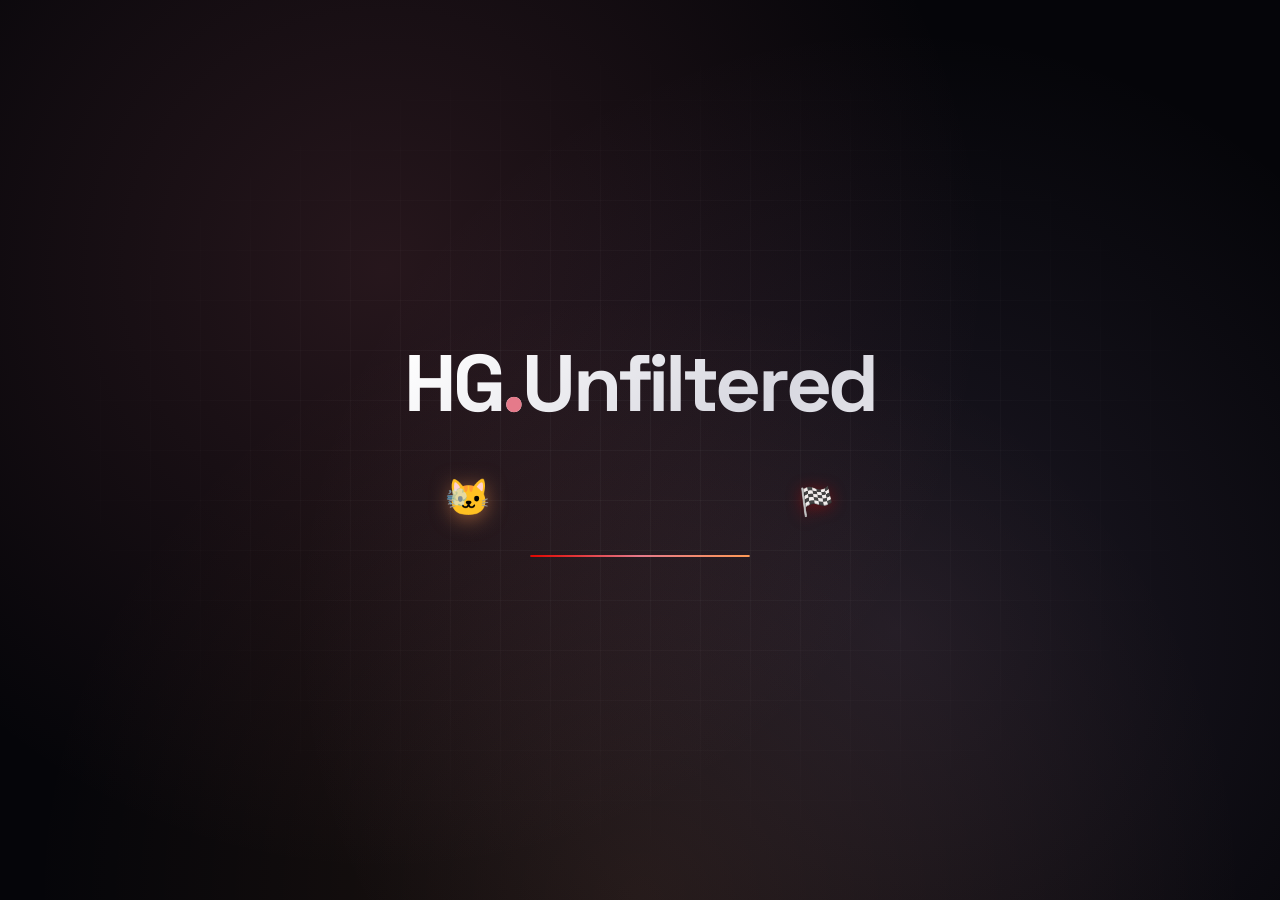
<file: index.html>
<!DOCTYPE html>
<html lang="en">
<head>
  <meta charset="UTF-8" />
  <meta name="viewport" content="width=device-width, initial-scale=1.0" />
  <title>HG.Unfiltered</title>
  <link rel="preconnect" href="https://fonts.googleapis.com" />
  <link rel="preconnect" href="https://fonts.gstatic.com" crossorigin />
  <link href="https://fonts.googleapis.com/css2?family=Inter:wght@400;500;600;700;800;900&family=JetBrains+Mono:wght@500;700&family=Space+Grotesk:wght@500;600;700&family=Caveat:wght@500;700&family=Fredoka:wght@400;500;600;700&display=swap" rel="stylesheet" />
  <link rel="stylesheet" href="index.css" />
</head>
<body class="intro-active">
  <div class="cursor-glow" id="cursorGlow"></div>

  <div class="intro" id="intro">
    <div class="intro-bg"></div>

    <div class="intro-content">
      <h1 class="intro-title">
        <span class="intro-title-line">HG<span class="intro-dot">.</span>Unfiltered</span>
      </h1>

      <!-- CAT RUNNING LOADER -->
      <div class="cat-loader" aria-hidden="true">
        <div class="cat-track">
          <span class="cat-runner">🐱</span>
          <span class="cat-dust">💨</span>
        </div>
        <div class="cat-finish">🏁</div>
      </div>

      <div class="intro-progress">
        <div class="intro-progress-bar" id="introProgress"></div>
      </div>
    </div>
  </div>

  <header class="top-bar">
    <div class="top-bar-inner">
      <a href="index.html" class="brand">
        <span class="brand-dot"></span>
        <span class="brand-name">HG<span class="brand-accent">.</span>Unfiltered</span>
      </a>

      <span class="top-bar-meta">Private space · 2026</span>
    </div>
  </header>

  <main class="portal">
    <a href="f1.html" class="slice slice-f1">
      <div class="slice-bg">
        <div class="slice-image" style="background-image: url('index/f1.jpeg');"></div>
        <div class="slice-tint"></div>
        <div class="slice-grid"></div>
      </div>
      <div class="slice-content">
        <div class="slice-icon">
          <svg viewBox="0 0 24 24" fill="none" stroke="currentColor" stroke-width="1.6" stroke-linecap="round" stroke-linejoin="round">
            <path d="M5 17h14l-1.5-6h-11z" />
            <path d="M3 17h18" />
            <circle cx="7" cy="19" r="1.5" />
            <circle cx="17" cy="19" r="1.5" />
            <path d="M9 11V7a1 1 0 0 1 1-1h4a1 1 0 0 1 1 1v4" />
          </svg>
        </div>
        <span class="slice-tag">01 · Motorsport</span>
        <h2 class="slice-title">F1</h2>
        <p class="slice-desc">Race calendar, standings, live countdowns.</p>
        <span class="slice-cta">
          Enter
          <svg viewBox="0 0 24 24" fill="none" stroke="currentColor" stroke-width="2" stroke-linecap="round" stroke-linejoin="round">
            <line x1="5" y1="12" x2="19" y2="12" />
            <polyline points="12 5 19 12 12 19" />
          </svg>
        </span>
      </div>
    </a>

    <a href="us.html" class="slice slice-us">
      <div class="slice-bg">
        <div class="slice-image" style="background-image: url('index/us.jpeg');"></div>
        <div class="slice-tint"></div>
        <div class="slice-grid"></div>
      </div>
      <div class="slice-content">
        <div class="slice-icon">
          <svg viewBox="0 0 24 24" fill="none" stroke="currentColor" stroke-width="1.6" stroke-linecap="round" stroke-linejoin="round">
            <path d="M20.8 4.6a5.5 5.5 0 0 0-7.8 0L12 5.7l-1-1.1a5.5 5.5 0 0 0-7.8 7.8l1 1.1L12 21l7.8-7.5 1-1.1a5.5 5.5 0 0 0 0-7.8z" />
          </svg>
        </div>
        <span class="slice-tag">02 · Us</span>
        <h2 class="slice-title">Us</h2>
        <p class="slice-desc">Photos, love letters, notes &amp; memories.</p>
        <span class="slice-cta">
          Enter
          <svg viewBox="0 0 24 24" fill="none" stroke="currentColor" stroke-width="2" stroke-linecap="round" stroke-linejoin="round">
            <line x1="5" y1="12" x2="19" y2="12" />
            <polyline points="12 5 19 12 12 19" />
          </svg>
        </span>
      </div>
    </a>

    <a href="burger.html" class="slice slice-burger">
      <div class="slice-bg">
        <div class="slice-image" style="background-image: url('index/burger.jpeg');"></div>
        <div class="slice-tint"></div>
        <div class="slice-grid"></div>
      </div>
      <div class="slice-content">
        <div class="slice-icon">
          <span class="slice-emoji">🐱</span>
        </div>
        <span class="slice-tag">03 · Cat</span>
        <h2 class="slice-title">Burger</h2>
        <p class="slice-desc">Our orange baby — photos, stats &amp; chaos.</p>
        <span class="slice-cta">
          Enter
          <svg viewBox="0 0 24 24" fill="none" stroke="currentColor" stroke-width="2" stroke-linecap="round" stroke-linejoin="round">
            <line x1="5" y1="12" x2="19" y2="12" />
            <polyline points="12 5 19 12 12 19" />
          </svg>
        </span>
      </div>
    </a>
  </main>

  <footer class="bottom-bar">
    <span>made with <span class="heart">❤</span> for us</span>
    <span class="dot">·</span>
    <span>2026 season</span>
  </footer>

  <script src="index.js"></script>
</body>
</html>
</file>
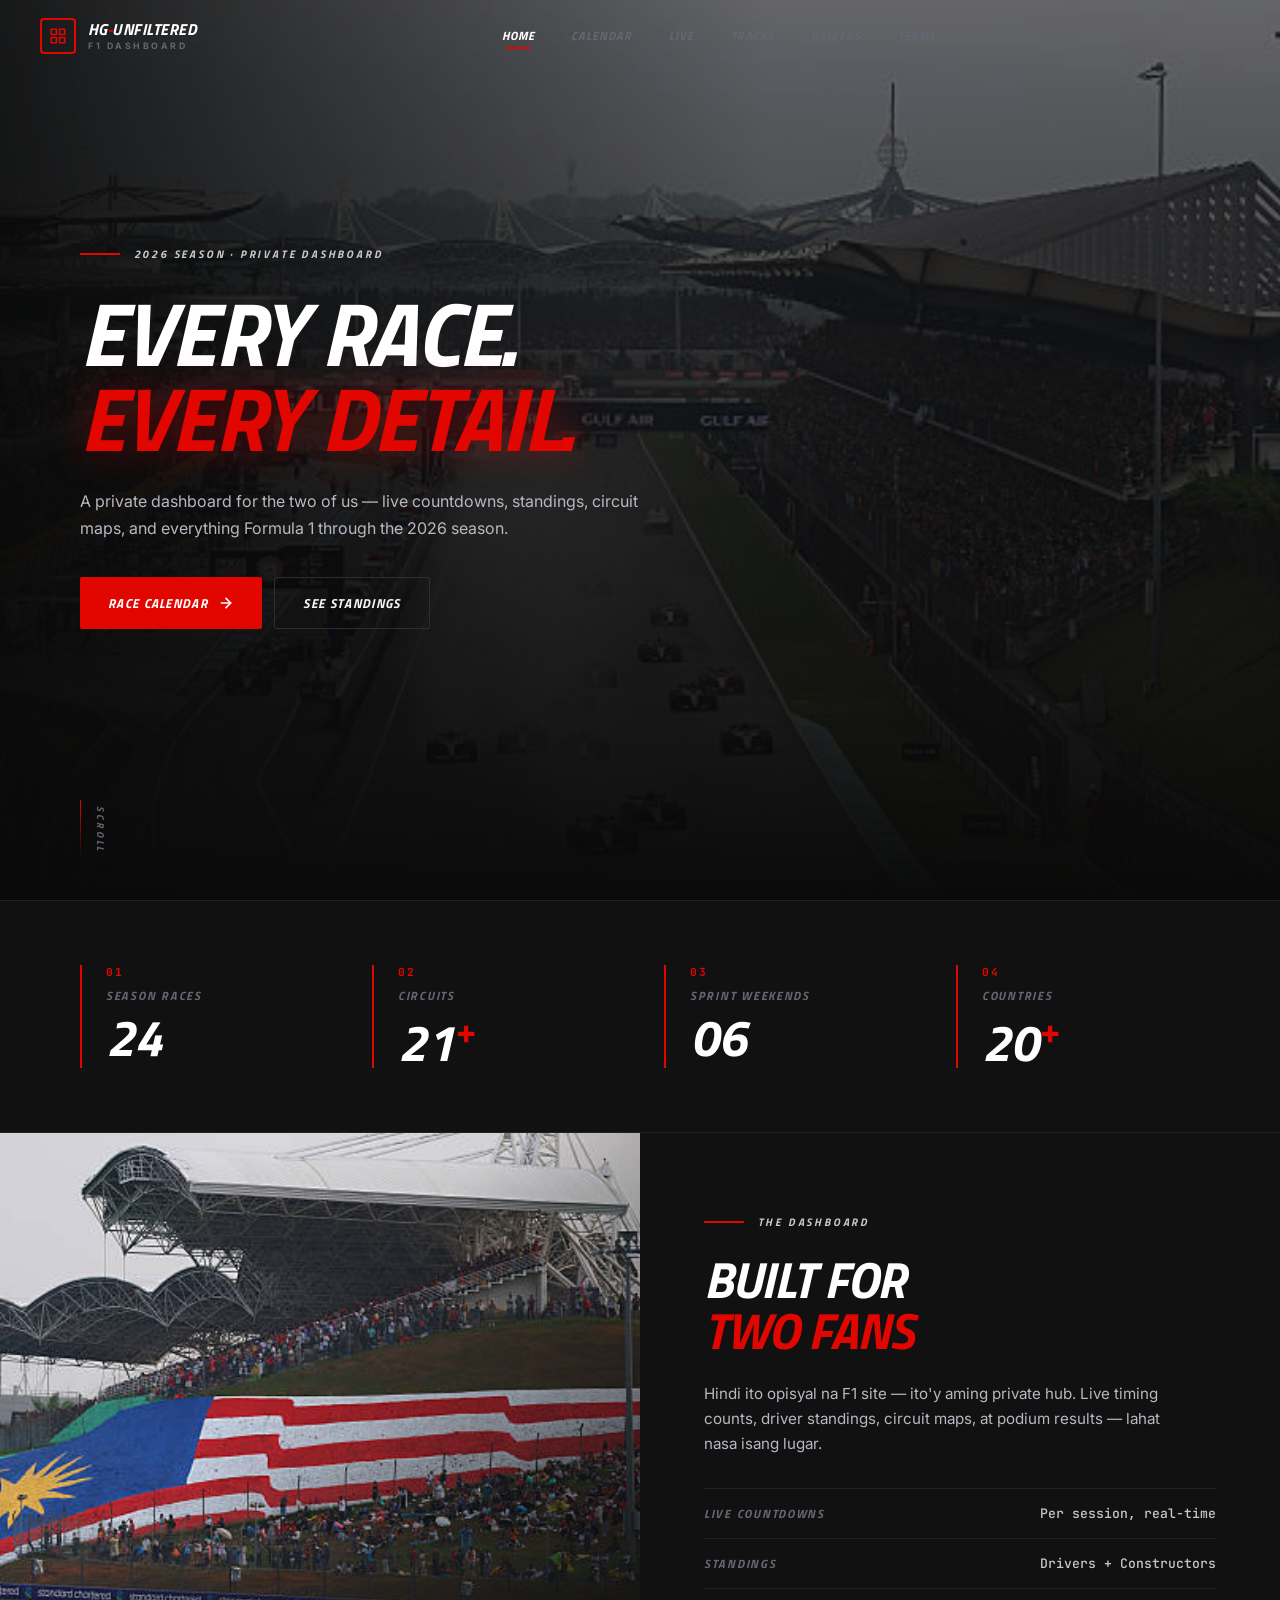
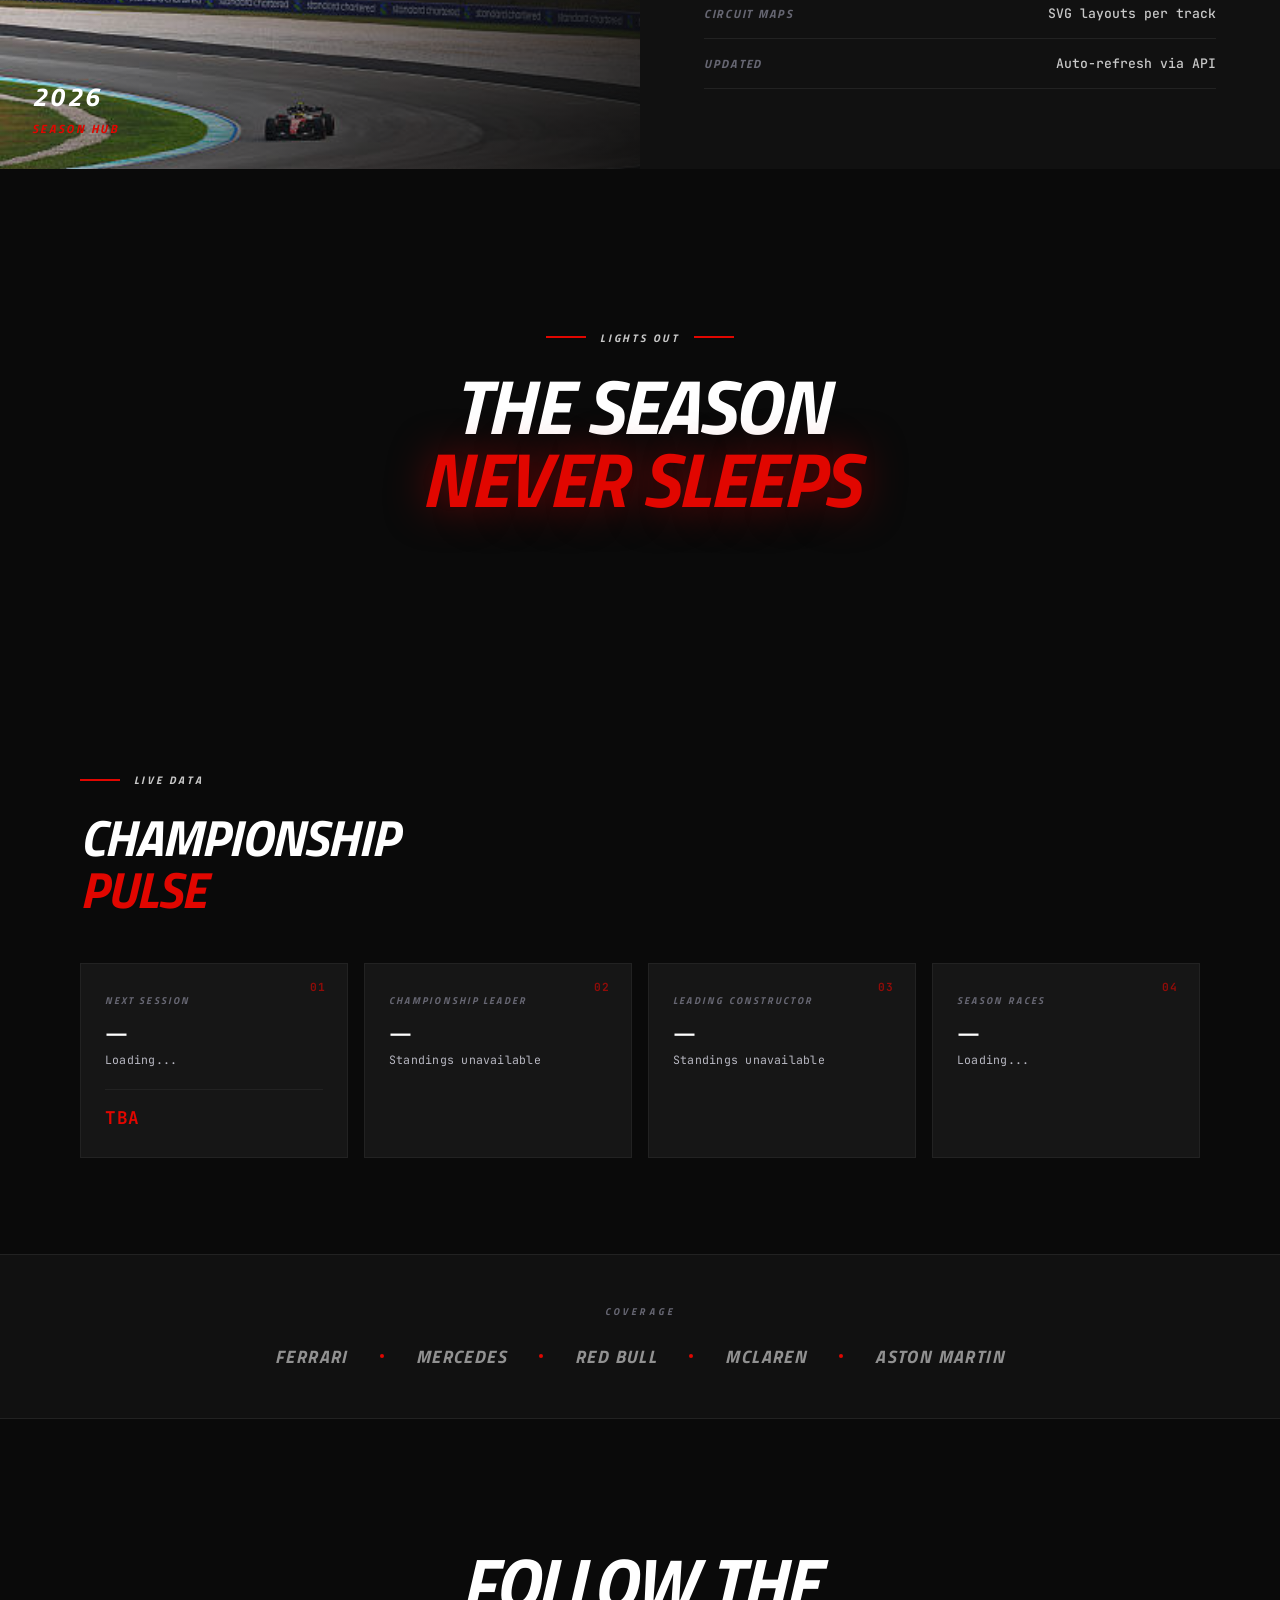
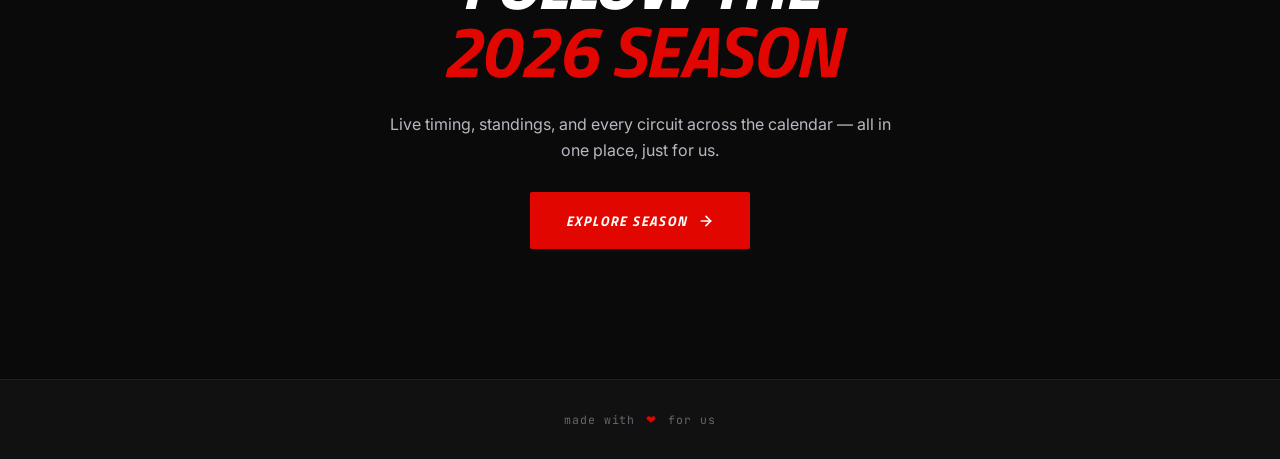
<file: f1.html>
<!DOCTYPE html>
<html lang="en">
<head>
  <meta charset="UTF-8" />
  <meta name="viewport" content="width=device-width, initial-scale=1.0" />
  <title>HG-Unfiltered — F1 Dashboard</title>
  <link rel="preconnect" href="https://fonts.googleapis.com" />
  <link rel="preconnect" href="https://fonts.gstatic.com" crossorigin />
  <link href="https://fonts.googleapis.com/css2?family=Inter:wght@400;500;600;700;800;900&family=JetBrains+Mono:wght@500;700&family=Titillium+Web:ital,wght@0,400;0,600;0,700;0,900;1,700;1,900&display=swap" rel="stylesheet" />
  <link rel="stylesheet" href="f1.css" />
</head>
<body>

  <!-- ============================================
       TOP NAV
       ============================================ -->
  <header class="top-nav" id="topNav">
    <a href="index.html" class="nav-brand">
      <div class="nav-mark">
        <svg viewBox="0 0 24 24" fill="none" stroke="currentColor" stroke-width="2.2" stroke-linecap="round" stroke-linejoin="round">
          <path d="M3 3h7v7H3z" />
          <path d="M14 3h7v7h-7z" />
          <path d="M14 14h7v7h-7z" />
          <path d="M3 14h7v7H3z" />
        </svg>
      </div>
      <div class="nav-text">
        <span class="nav-title">HG<span class="accent">-</span>Unfiltered</span>
        <span class="nav-sub">F1 Dashboard</span>
      </div>
    </a>

    <nav class="top-nav-links">
      <button class="top-link active" data-tab="home">Home</button>
      <button class="top-link" data-tab="calendar">Calendar</button>
      <button class="top-link" data-tab="live">Live</button>
      <button class="top-link" data-tab="tracks">Tracks</button>
      <button class="top-link" data-tab="standings">Drivers</button>
      <button class="top-link" data-tab="constructors">Teams</button>
    </nav>

    <div class="nav-meta">
      <button class="nav-menu-btn" id="menuBtn" aria-label="Menu">
        <span></span>
        <span></span>
        <span></span>
      </button>
    </div>
  </header>

  <!-- Mobile nav -->
  <div class="mobile-nav" id="mobileNav">
    <button class="mobile-link active" data-tab="home">Home</button>
    <button class="mobile-link" data-tab="calendar">Calendar</button>
    <button class="mobile-link" data-tab="live">Live</button>
    <button class="mobile-link" data-tab="tracks">Tracks</button>
    <button class="mobile-link" data-tab="standings">Drivers</button>
    <button class="mobile-link" data-tab="constructors">Teams</button>
  </div>

  <main class="main">

    <!-- ============================================
         TAB 1 — HOME
         ============================================ -->
    <section id="home-tab" class="tab-panel active">

      <div class="hero-parallax">
        <div class="hero-parallax-bg" style="background-image: url('f1-images/F1-3.jpg');"></div>
        <div class="hero-parallax-overlay"></div>

        <div class="hero-parallax-content">
          <div class="hero-tag">
            <span class="tag-line"></span>
            <span>2026 Season · Private Dashboard</span>
          </div>

          <h1 class="hero-parallax-title">
            <span>EVERY RACE.</span>
            <span class="accent">EVERY DETAIL.</span>
          </h1>

          <p class="hero-parallax-desc">
            A private dashboard for the two of us — live countdowns, standings, circuit maps, and everything Formula 1 through the 2026 season.
          </p>

          <div class="hero-parallax-actions">
            <button class="btn-primary" data-goto="calendar">
              Race Calendar
              <svg viewBox="0 0 24 24" fill="none" stroke="currentColor" stroke-width="2.5" stroke-linecap="round" stroke-linejoin="round">
                <line x1="5" y1="12" x2="19" y2="12" />
                <polyline points="12 5 19 12 12 19" />
              </svg>
            </button>
            <button class="btn-ghost" data-goto="standings">See Standings</button>
          </div>
        </div>

        <div class="hero-scroll-hint">
          <span>Scroll</span>
          <div class="scroll-line"></div>
        </div>
      </div>

      <section class="stats-strip">
        <div class="stats-inner">
          <div class="stat-item" data-reveal>
            <span class="stat-num">01</span>
            <span class="stat-label">Season Races</span>
            <span class="stat-value">24</span>
          </div>
          <div class="stat-item" data-reveal>
            <span class="stat-num">02</span>
            <span class="stat-label">Circuits</span>
            <span class="stat-value">21<span class="plus">+</span></span>
          </div>
          <div class="stat-item" data-reveal>
            <span class="stat-num">03</span>
            <span class="stat-label">Sprint Weekends</span>
            <span class="stat-value">06</span>
          </div>
          <div class="stat-item" data-reveal>
            <span class="stat-num">04</span>
            <span class="stat-label">Countries</span>
            <span class="stat-value">20<span class="plus">+</span></span>
          </div>
        </div>
      </section>

      <section class="feature-split">
        <div class="feature-image" style="background-image: url('f1-images/F1-4.jpg');" data-reveal>
          <div class="feature-image-label">
            <span>2026</span>
            <span class="accent">Season Hub</span>
          </div>
        </div>

        <div class="feature-text" data-reveal>
          <span class="section-tag">
            <span class="tag-line"></span>
            The Dashboard
          </span>
          <h2 class="section-title">
            Built for<br>
            <span class="accent">Two Fans</span>
          </h2>
          <p class="section-desc">
            Hindi ito opisyal na F1 site — ito'y aming private hub. Live timing counts, driver standings, circuit maps, at podium results — lahat nasa isang lugar.
          </p>

          <div class="spec-list">
            <div class="spec-row">
              <span class="spec-key">Live Countdowns</span>
              <span class="spec-val">Per session, real-time</span>
            </div>
            <div class="spec-row">
              <span class="spec-key">Standings</span>
              <span class="spec-val">Drivers + Constructors</span>
            </div>
            <div class="spec-row">
              <span class="spec-key">Circuit Maps</span>
              <span class="spec-val">SVG layouts per track</span>
            </div>
            <div class="spec-row">
              <span class="spec-key">Updated</span>
              <span class="spec-val">Auto-refresh via API</span>
            </div>
          </div>
        </div>
      </section>

      <section class="parallax-break" style="background-image: url('f1-images/f1-4.webp');">
        <div class="parallax-break-overlay"></div>
        <div class="parallax-break-content" data-reveal>
          <span class="section-tag center">
            <span class="tag-line"></span>
            Lights Out
            <span class="tag-line"></span>
          </span>
          <h2 class="break-title">
            The Season<br>
            <span class="accent">Never Sleeps</span>
          </h2>
        </div>
      </section>

      <section class="live-section">
        <div class="live-header" data-reveal>
          <span class="section-tag">
            <span class="tag-line"></span>
            Live Data
          </span>
          <h2 class="section-title">
            Championship<br>
            <span class="accent">Pulse</span>
          </h2>
        </div>

        <div class="live-grid">
          <div class="live-card" id="home-next-race" data-reveal>
            <div class="live-num">01</div>
            <div class="live-label">Next Session</div>
            <div class="live-value" id="home-next-race-value">—</div>
            <div class="live-sub" id="home-next-race-sub">Loading...</div>
            <div class="live-countdown" id="home-next-race-countdown" data-countdown-target="">—</div>
          </div>

          <div class="live-card" id="home-driver-leader" data-reveal>
            <div class="live-num">02</div>
            <div class="live-label">Championship Leader</div>
            <div class="live-value" id="home-driver-leader-value">—</div>
            <div class="live-sub" id="home-driver-leader-sub">Loading...</div>
          </div>

          <div class="live-card" id="home-team-leader" data-reveal>
            <div class="live-num">03</div>
            <div class="live-label">Leading Constructor</div>
            <div class="live-value" id="home-team-leader-value">—</div>
            <div class="live-sub" id="home-team-leader-sub">Loading...</div>
          </div>

          <div class="live-card" id="home-races-count" data-reveal>
            <div class="live-num">04</div>
            <div class="live-label">Season Races</div>
            <div class="live-value" id="home-races-count-value">—</div>
            <div class="live-sub" id="home-races-count-sub">Loading...</div>
          </div>
        </div>
      </section>

      <section class="partners-section">
        <div class="partners-inner" data-reveal>
          <span class="partners-tag">Coverage</span>
          <div class="partners-row">
            <span class="partner-name">FERRARI</span>
            <span class="partner-dot"></span>
            <span class="partner-name">MERCEDES</span>
            <span class="partner-dot"></span>
            <span class="partner-name">RED BULL</span>
            <span class="partner-dot"></span>
            <span class="partner-name">MCLAREN</span>
            <span class="partner-dot"></span>
            <span class="partner-name">ASTON MARTIN</span>
          </div>
        </div>
      </section>

      <section class="cta-section" style="background-image: url('f1-images/F1-5.webp');">
        <div class="cta-overlay"></div>
        <div class="cta-content" data-reveal>
          <h2 class="cta-title">
            Follow The<br>
            <span class="accent">2026 Season</span>
          </h2>
          <p class="cta-desc">
            Live timing, standings, and every circuit across the calendar — all in one place, just for us.
          </p>
          <button class="btn-primary large" data-goto="calendar">
            Explore Season
            <svg viewBox="0 0 24 24" fill="none" stroke="currentColor" stroke-width="2.5" stroke-linecap="round" stroke-linejoin="round">
              <line x1="5" y1="12" x2="19" y2="12" />
              <polyline points="12 5 19 12 12 19" />
            </svg>
          </button>
        </div>
      </section>

    </section>

    <!-- ============================================
         TAB 2 — CALENDAR
         ============================================ -->
    <section id="calendar-tab" class="tab-panel">
      <div class="tab-header">
        <div class="tab-title-group">
          <span class="section-tag">
            <span class="tag-line"></span>
            2026 Season
          </span>
          <h2 class="tab-title">Race Calendar</h2>
        </div>
        <nav class="filter-bar">
          <button class="filter-btn active" data-filter="all">All</button>
          <button class="filter-btn" data-filter="upcoming">Upcoming</button>
          <button class="filter-btn" data-filter="past">Past</button>
        </nav>
      </div>
      <div id="race-container"></div>
    </section>

    <!-- ============================================
         TAB 3 — LIVE
         ============================================ -->
    <section id="live-tab" class="tab-panel">
      <div class="tab-header live-tab-header">
        <div class="tab-title-group">
          <span class="section-tag">
            <span class="tag-line"></span>
            Race Analysis
          </span>
          <h2 class="tab-title">Live Timing</h2>
        </div>
        <div class="live-controls" id="liveControls">
          <button class="live-btn" id="livePlayBtn" title="Play/Pause">
            <svg viewBox="0 0 24 24" fill="currentColor">
              <polygon points="6 4 20 12 6 20" />
            </svg>
          </button>
          <button class="live-btn" id="liveSpeedBtn" title="Speed">1x</button>
        </div>
      </div>

      <div class="live-race-shell">
        <div class="live-session-bar" id="liveSessionBar">
          <div class="live-session-left">
            <span class="live-badge" id="liveBadge">LIVE</span>
            <span class="live-race-name" id="liveRaceName">Loading...</span>
            <span class="live-sep">·</span>
            <span class="live-session-type" id="liveSessionType">Race</span>
          </div>
          <div class="live-session-right">
            <span class="live-lap-counter" id="liveLapCounter">Lap — / —</span>
            <span class="live-status-pill" id="liveStatusPill">Track Clear</span>
          </div>
        </div>

        <div class="live-track-wrap">
          <div class="live-track-head">
            <span class="live-track-label" id="liveTrackLabel">Circuit Map</span>
            <span class="live-track-hint">Auto-drawn from position data</span>
          </div>
          <div class="live-track-canvas" id="liveTrackCanvas">
            <div class="live-loading" id="liveTrackLoading">
              <div class="live-loading-spinner"></div>
              <span>Loading circuit data...</span>
            </div>
          </div>
        </div>

        <div class="live-leaderboard-wrap">
          <div class="live-leaderboard-head">
            <span class="live-leaderboard-title">Leaderboard</span>
            <span class="live-leaderboard-meta" id="liveLeaderboardMeta">—</span>
          </div>
          <div class="live-table-wrap">
            <table class="live-table" id="liveTable">
              <thead>
                <tr>
                  <th class="col-pos">Pos</th>
                  <th class="col-driver">Driver</th>
                  <th class="col-gap">Gap</th>
                  <th class="col-int">Int</th>
                  <th class="col-speed">Speed</th>
                  <th class="col-s1">S1</th>
                  <th class="col-s2">S2</th>
                  <th class="col-s3">S3</th>
                  <th class="col-lap">Last Lap</th>
                  <th class="col-tyre">Tyre</th>
                </tr>
              </thead>
              <tbody id="liveTableBody">
                <tr><td colspan="10" class="live-empty">Loading race data...</td></tr>
              </tbody>
            </table>
          </div>
        </div>

        <div class="live-footer-meta" id="liveFooterMeta">
          <span id="liveFooterRaceInfo">—</span>
        </div>
      </div>
    </section>

    <!-- ============================================
         TAB 4 — TRACKS
         ============================================ -->
    <section id="tracks-tab" class="tab-panel">
      <div class="tab-header">
        <div class="tab-title-group">
          <span class="section-tag">
            <span class="tag-line"></span>
            Interactive Maps
          </span>
          <h2 class="tab-title">Circuit Tracks</h2>
        </div>
        <nav class="season-toggle" id="seasonToggle">
          <button class="season-btn active" data-season="2026">2026</button>
          <button class="season-btn" data-season="2027" hidden>2027</button>
        </nav>
      </div>
      <div id="tracks-container" class="tracks-grid">
        <p class="empty-state">Loading circuits...</p>
      </div>
    </section>

    <!-- ============================================
         TAB 5 — STANDINGS
         ============================================ -->
    <section id="standings-tab" class="tab-panel">
      <div class="tab-header">
        <div class="tab-title-group">
          <span class="section-tag">
            <span class="tag-line"></span>
            2026 Season
          </span>
          <h2 class="tab-title">Driver Standings</h2>
        </div>
      </div>
      <div id="standings-container">
        <p class="empty-state">Loading standings...</p>
      </div>
    </section>

    <!-- ============================================
         TAB 6 — CONSTRUCTORS
         ============================================ -->
    <section id="constructors-tab" class="tab-panel">
      <div class="tab-header">
        <div class="tab-title-group">
          <span class="section-tag">
            <span class="tag-line"></span>
            2026 Season
          </span>
          <h2 class="tab-title">Constructor Standings</h2>
        </div>
      </div>
      <div id="constructors-container">
        <p class="empty-state">Loading constructors...</p>
      </div>
    </section>

    <!-- MINIMAL FOOTER — "made with ❤ for us" lang -->
    <footer class="site-footer-minimal">
      <p>made with <span class="heart">❤</span> for us</p>
    </footer>

  </main>

  <script src="f1.js"></script>
</body>
</html>
</file>
<file: index.css>
* {
  margin: 0;
  padding: 0;
  box-sizing: border-box;
}

:root {
  --bg: #050509;
  --text: #ffffff;
  --text-soft: #d0d0dc;
  --text-muted: #7a7a90;

  --f1-red: #e10600;
  --f1-red-soft: #ff3a2e;

  --rose: #e57a8a;
  --rose-soft: #f3b7c0;
  --purple: #c9a7e8;

  --orange: #ff9a56;
  --orange-soft: #ffcfa3;
  --pink: #f4b6c2;
}

html {
  scroll-behavior: smooth;
}

body {
  font-family: 'Inter', -apple-system, BlinkMacSystemFont, sans-serif;
  background: var(--bg);
  color: var(--text);
  min-height: 100vh;
  overflow-x: hidden;
  -webkit-font-smoothing: antialiased;
  -moz-osx-font-smoothing: grayscale;
}

/* ---------- Cursor glow ---------- */
.cursor-glow {
  position: fixed;
  width: 500px;
  height: 500px;
  border-radius: 50%;
  background: radial-gradient(circle, rgba(255, 255, 255, 0.08), transparent 60%);
  pointer-events: none;
  transform: translate(-50%, -50%);
  z-index: 1;
  opacity: 0;
  transition: opacity 0.3s ease;
  mix-blend-mode: screen;
}

body:hover .cursor-glow {
  opacity: 1;
}

/* ---------- Top bar ---------- */
.top-bar {
  position: fixed;
  top: 0;
  left: 0;
  right: 0;
  z-index: 100;
  padding: 1.25rem 2rem;
  pointer-events: none;
}

.top-bar-inner {
  display: flex;
  align-items: center;
  justify-content: space-between;
  max-width: 1400px;
  margin: 0 auto;
}

.brand {
  display: inline-flex;
  align-items: center;
  gap: 0.6rem;
  text-decoration: none;
  pointer-events: auto;
}

.brand-dot {
  width: 8px;
  height: 8px;
  border-radius: 50%;
  background: var(--rose);
  box-shadow: 0 0 14px var(--rose);
  animation: pulseDot 2.4s ease-in-out infinite;
}

@keyframes pulseDot {
  0%, 100% { opacity: 1; transform: scale(1); }
  50%      { opacity: 0.5; transform: scale(0.8); }
}

.brand-name {
  font-family: 'Space Grotesk', sans-serif;
  font-size: 0.9rem;
  font-weight: 700;
  letter-spacing: -0.01em;
  color: #fff;
  text-transform: uppercase;
}

.brand-accent {
  color: var(--rose);
}

.top-bar-meta {
  font-size: 0.65rem;
  letter-spacing: 3px;
  text-transform: uppercase;
  color: var(--text-muted);
  font-weight: 700;
}

/* ---------- Portal (3 slices) ---------- */
.portal {
  position: relative;
  z-index: 2;
  display: grid;
  grid-template-columns: 1fr;
  min-height: 100vh;
}

.slice {
  position: relative;
  display: flex;
  align-items: center;
  justify-content: center;
  padding: 5rem 2rem;
  text-decoration: none;
  color: inherit;
  overflow: hidden;
  transition: flex 0.5s cubic-bezier(0.22, 1, 0.36, 1);
  isolation: isolate;
}

.slice-bg {
  position: absolute;
  inset: 0;
  z-index: 0;
  overflow: hidden;
  background: #0a0a12;
}

.slice-image {
  position: absolute;
  inset: -4%;
  background-size: cover;
  background-position: center;
  background-repeat: no-repeat;
  opacity: 0.4;
  filter: blur(14px) brightness(0.55) saturate(0.95);
  transform: scale(1.08);
  transition:
    opacity 0.7s cubic-bezier(0.4, 0, 0.2, 1),
    filter 0.7s cubic-bezier(0.4, 0, 0.2, 1),
    transform 1s cubic-bezier(0.22, 1, 0.36, 1);
  will-change: opacity, filter, transform;
  z-index: 0;
}

.slice:hover .slice-image {
  opacity: 0.9;
  filter: blur(0px) brightness(0.85) saturate(1.1);
  transform: scale(1.15);
}

.slice-tint {
  position: absolute;
  inset: 0;
  z-index: 1;
  pointer-events: none;
  transition: opacity 0.6s ease;
}

.slice-f1 .slice-tint {
  background: linear-gradient(180deg, rgba(10, 2, 2, 0.75) 0%, rgba(43, 6, 5, 0.5) 60%, rgba(225, 6, 0, 0.15) 100%);
}

.slice-us .slice-tint {
  background: linear-gradient(180deg, rgba(10, 6, 16, 0.75) 0%, rgba(34, 16, 44, 0.5) 60%, rgba(201, 167, 232, 0.15) 100%);
}

.slice-burger .slice-tint {
  background: linear-gradient(180deg, rgba(13, 7, 3, 0.75) 0%, rgba(46, 23, 10, 0.5) 60%, rgba(255, 154, 86, 0.15) 100%);
}

.slice:hover .slice-tint {
  opacity: 0.55;
}

.slice-grid {
  position: absolute;
  inset: 0;
  z-index: 2;
  pointer-events: none;
  background-image:
    linear-gradient(rgba(255, 255, 255, 0.04) 1px, transparent 1px),
    linear-gradient(90deg, rgba(255, 255, 255, 0.04) 1px, transparent 1px);
  background-size: 40px 40px;
  opacity: 0.35;
  mask-image: radial-gradient(ellipse at 50% 100%, black 20%, transparent 70%);
  -webkit-mask-image: radial-gradient(ellipse at 50% 100%, black 20%, transparent 70%);
}

.slice-f1 .slice-icon { color: var(--f1-red-soft); }
.slice-f1 .slice-tag { color: var(--f1-red-soft); }
.slice-f1 .slice-cta { color: var(--f1-red-soft); }

.slice-us .slice-icon { color: var(--rose-soft); }
.slice-us .slice-tag { color: var(--rose-soft); }
.slice-us .slice-cta { color: var(--rose-soft); }

.slice-burger .slice-icon { color: var(--orange-soft); }
.slice-burger .slice-tag { color: var(--orange-soft); }
.slice-burger .slice-cta { color: var(--orange-soft); }

.slice-content {
  display: flex;
  flex-direction: column;
  align-items: center;
  text-align: center;
  gap: 0.75rem;
  max-width: 320px;
  position: relative;
  z-index: 3;
}

.slice-icon {
  width: 56px;
  height: 56px;
  border-radius: 16px;
  display: flex;
  align-items: center;
  justify-content: center;
  background: rgba(0, 0, 0, 0.35);
  border: 1px solid rgba(255, 255, 255, 0.15);
  backdrop-filter: blur(12px);
  -webkit-backdrop-filter: blur(12px);
  margin-bottom: 0.75rem;
  transition: transform 0.4s cubic-bezier(0.22, 1, 0.36, 1), border-color 0.3s ease, background 0.3s ease;
}

.slice-icon svg {
  width: 26px;
  height: 26px;
}

.slice-emoji {
  font-size: 26px;
  line-height: 1;
}

.slice-tag {
  font-family: 'JetBrains Mono', monospace;
  font-size: 0.62rem;
  font-weight: 700;
  letter-spacing: 3px;
  text-transform: uppercase;
  text-shadow: 0 1px 8px rgba(0, 0, 0, 0.8);
}

.slice-title {
  font-family: 'Space Grotesk', 'Fredoka', sans-serif;
  font-size: clamp(2rem, 5vw, 2.75rem);
  font-weight: 700;
  letter-spacing: -0.03em;
  color: #fff;
  line-height: 1;
  margin: 0.25rem 0;
  text-shadow: 0 2px 20px rgba(0, 0, 0, 0.7);
}

.slice-desc {
  font-size: 0.85rem;
  color: #fff;
  line-height: 1.55;
  max-width: 240px;
  opacity: 0.85;
  text-shadow: 0 1px 10px rgba(0, 0, 0, 0.8);
}

.slice-cta {
  display: inline-flex;
  align-items: center;
  gap: 0.5rem;
  margin-top: 0.75rem;
  font-size: 0.72rem;
  font-weight: 800;
  letter-spacing: 2px;
  text-transform: uppercase;
  transition: gap 0.3s ease;
  text-shadow: 0 1px 8px rgba(0, 0, 0, 0.8);
}

.slice-cta svg {
  width: 14px;
  height: 14px;
  transition: transform 0.3s ease;
}

.slice:hover .slice-icon {
  transform: translateY(-4px) scale(1.08);
  border-color: rgba(255, 255, 255, 0.35);
  background: rgba(0, 0, 0, 0.5);
}

.slice:hover .slice-cta svg {
  transform: translateX(4px);
}

/* ---------- Bottom bar ---------- */
.bottom-bar {
  position: fixed;
  bottom: 0;
  left: 0;
  right: 0;
  z-index: 100;
  display: flex;
  align-items: center;
  justify-content: center;
  gap: 0.75rem;
  padding: 1.25rem;
  font-size: 0.65rem;
  letter-spacing: 2.5px;
  text-transform: uppercase;
  color: var(--text-muted);
  font-weight: 700;
  pointer-events: none;
}

.bottom-bar .heart {
  color: var(--rose);
}

.bottom-bar .dot {
  opacity: 0.4;
}

/* ============================================
   INTRO OVERLAY — CAT RUNNING LOADER
   ============================================ */
.intro {
  position: fixed;
  inset: 0;
  z-index: 9999;
  display: flex;
  align-items: center;
  justify-content: center;
  background: #050509;
  transition: opacity 0.9s cubic-bezier(0.4, 0, 0.2, 1),
              transform 0.9s cubic-bezier(0.4, 0, 0.2, 1);
  overflow: hidden;
}

.intro-leaving {
  opacity: 0;
  transform: scale(1.05);
  pointer-events: none;
}

.intro-bg {
  position: absolute;
  inset: 0;
  z-index: 0;
  background:
    radial-gradient(circle at 30% 30%, rgba(229, 122, 138, 0.15), transparent 55%),
    radial-gradient(circle at 70% 70%, rgba(201, 167, 232, 0.12), transparent 55%),
    radial-gradient(circle at 50% 100%, rgba(255, 154, 86, 0.1), transparent 55%);
  animation: introGlow 5s ease-in-out infinite;
}

@keyframes introGlow {
  0%, 100% { opacity: 0.7; transform: scale(1); }
  50%      { opacity: 1; transform: scale(1.08); }
}

.intro-bg::before {
  content: "";
  position: absolute;
  inset: 0;
  background-image:
    linear-gradient(rgba(255, 255, 255, 0.03) 1px, transparent 1px),
    linear-gradient(90deg, rgba(255, 255, 255, 0.03) 1px, transparent 1px);
  background-size: 50px 50px;
  mask-image: radial-gradient(ellipse at center, black 20%, transparent 70%);
  -webkit-mask-image: radial-gradient(ellipse at center, black 20%, transparent 70%);
}

.intro-content {
  position: relative;
  z-index: 1;
  text-align: center;
  padding: 2rem;
  max-width: 720px;
  width: 100%;
}

.intro-title {
  font-family: 'Space Grotesk', 'Inter', sans-serif;
  font-size: clamp(2.5rem, 9vw, 5rem);
  font-weight: 700;
  letter-spacing: -0.04em;
  line-height: 1;
  margin-bottom: 2rem;
}

.intro-title-line {
  display: inline-block;
  background: linear-gradient(135deg, #ffffff 0%, #d8d8e0 40%, #ffffff 100%);
  background-size: 200% auto;
  -webkit-background-clip: text;
  background-clip: text;
  -webkit-text-fill-color: transparent;
  opacity: 0;
  transform: translateY(20px) scale(0.96);
  animation:
    introTitleIn 1s 0.3s cubic-bezier(0.22, 1, 0.36, 1) forwards,
    shimmerText 4s 0s ease-in-out infinite;
}

.intro-dot {
  color: var(--rose);
  -webkit-text-fill-color: var(--rose);
}

@keyframes introTitleIn {
  from { opacity: 0; transform: translateY(20px) scale(0.96); }
  to   { opacity: 1; transform: translateY(0) scale(1); }
}

@keyframes shimmerText {
  0%, 100% { background-position: 0% 50%; }
  50%      { background-position: 100% 50%; }
}

/* ---------- CAT RUNNING LOADER ---------- */
.cat-loader {
  position: relative;
  width: 100%;
  max-width: 420px;
  margin: 0 auto 2.5rem;
  padding: 0 1rem;
  display: flex;
  align-items: flex-end;
  justify-content: space-between;
  opacity: 0;
  animation: introFadeUp 0.7s 0.9s cubic-bezier(0.22, 1, 0.36, 1) forwards;
}

.cat-track {
  position: relative;
  flex: 1;
  height: 60px;
  display: flex;
  align-items: flex-end;
}

.cat-runner {
  position: absolute;
  left: 0;
  bottom: 0;
  font-size: 2.25rem;
  line-height: 1;
  display: inline-block;
  animation:
    catRun 2.2s cubic-bezier(0.45, 0, 0.55, 1) infinite,
    catBounceRun 0.35s ease-in-out infinite;
  filter: drop-shadow(0 4px 10px rgba(255, 154, 86, 0.5));
  transform-origin: center bottom;
}

@keyframes catRun {
  0%   { left: 0; transform: scaleX(1); }
  48%  { transform: scaleX(1); }
  50%  { left: calc(100% - 2.25rem); transform: scaleX(1); }
  52%  { transform: scaleX(-1); }
  98%  { transform: scaleX(-1); }
  100% { left: 0; transform: scaleX(-1); }
}

@keyframes catBounceRun {
  0%, 100% { transform: translateY(0) rotate(-3deg); }
  50%      { transform: translateY(-6px) rotate(3deg); }
}

.cat-dust {
  position: absolute;
  left: 0;
  bottom: 0.5rem;
  font-size: 1.1rem;
  opacity: 0.6;
  animation: dustTrail 2.2s cubic-bezier(0.45, 0, 0.55, 1) infinite;
  pointer-events: none;
  filter: blur(0.5px);
}

@keyframes dustTrail {
  0%   { left: 0; opacity: 0; }
  5%   { opacity: 0.7; }
  20%  { left: 15%; opacity: 0.5; }
  40%  { opacity: 0.3; }
  50%  { left: calc(100% - 3rem); opacity: 0; }
  100% { left: 0; opacity: 0; }
}

.cat-finish {
  font-size: 1.75rem;
  line-height: 1;
  margin-left: 0.5rem;
  flex-shrink: 0;
  animation: finishWiggle 1.5s ease-in-out infinite;
  filter: drop-shadow(0 2px 8px rgba(225, 6, 0, 0.4));
}

@keyframes finishWiggle {
  0%, 100% { transform: rotate(-8deg); }
  50%      { transform: rotate(8deg); }
}

/* ---------- Progress ---------- */
.intro-progress {
  width: 220px;
  max-width: 70vw;
  height: 2px;
  margin: 0 auto;
  background: rgba(255, 255, 255, 0.08);
  border-radius: 999px;
  overflow: hidden;
  opacity: 0;
  animation: introFadeUp 0.6s 1.3s cubic-bezier(0.22, 1, 0.36, 1) forwards;
}

.intro-progress-bar {
  height: 100%;
  width: 0;
  background: linear-gradient(90deg, var(--f1-red), var(--rose), var(--orange));
  border-radius: 999px;
  box-shadow: 0 0 12px rgba(229, 122, 138, 0.6);
}

@keyframes introFadeUp {
  from { opacity: 0; transform: translateY(12px); }
  to   { opacity: 1; transform: translateY(0); }
}

body.intro-active {
  overflow: hidden;
}

body.intro-active .top-bar,
body.intro-active .portal,
body.intro-active .bottom-bar {
  opacity: 0;
  pointer-events: none;
}

.top-bar,
.portal,
.bottom-bar {
  transition: opacity 0.9s cubic-bezier(0.4, 0, 0.2, 1);
}

/* ---------- Desktop: 3 columns ---------- */
@media (min-width: 900px) {
  .portal {
    grid-template-columns: 1fr 1fr 1fr;
    height: 100vh;
  }

  .slice {
    padding: 5rem 2rem;
  }

  .slice-f1 {
    clip-path: polygon(0 0, 100% 0, 92% 100%, 0 100%);
    margin-right: -3%;
  }

  .slice-us {
    clip-path: polygon(8% 0, 100% 0, 92% 100%, 0 100%);
    margin-left: -3%;
    margin-right: -3%;
  }

  .slice-burger {
    clip-path: polygon(8% 0, 100% 0, 100% 100%, 0 100%);
    margin-left: -3%;
  }

  .slice-f1::after,
  .slice-us::after {
    content: "";
    position: absolute;
    top: 0;
    right: 0;
    bottom: 0;
    width: 2px;
    background: linear-gradient(180deg, transparent, rgba(255, 255, 255, 0.15), transparent);
    transform: translateX(50%) rotate(2deg);
    transform-origin: center;
    pointer-events: none;
    z-index: 4;
  }

  .slice-content {
    max-width: 280px;
  }
}

/* ---------- Tablet: 2 columns + 1 full ---------- */
@media (min-width: 640px) and (max-width: 899px) {
  .portal {
    grid-template-columns: 1fr 1fr;
  }

  .slice {
    min-height: 50vh;
  }

  .slice-burger {
    grid-column: 1 / -1;
    min-height: 55vh;
  }
}

/* ---------- Mobile: stacked ---------- */
@media (max-width: 639px) {
  .portal {
    padding-top: 4rem;
    padding-bottom: 3rem;
  }

  .slice {
    min-height: 70vh;
    padding: 4rem 1.5rem;
  }

  .slice-image {
    opacity: 0.55;
    filter: blur(10px) brightness(0.6) saturate(1);
  }

  .slice:hover .slice-image {
    opacity: 0.95;
  }

  .slice-grid {
    background-size: 32px 32px;
  }

  .slice-icon {
    width: 48px;
    height: 48px;
  }

  .slice-icon svg {
    width: 22px;
    height: 22px;
  }

  .slice-emoji {
    font-size: 22px;
  }

  .slice-title {
    font-size: 2.25rem;
  }

  .slice-desc {
    font-size: 0.82rem;
  }

  .top-bar {
    padding: 1rem 1.25rem;
  }

  .top-bar-meta {
    display: none;
  }

  .bottom-bar {
    padding: 1rem;
    font-size: 0.6rem;
  }

  .intro-progress {
    width: 180px;
  }

  .cat-loader {
    max-width: 320px;
    margin-bottom: 2rem;
  }

  .cat-runner {
    font-size: 1.85rem;
  }

  .cat-finish {
    font-size: 1.5rem;
  }
}
</file>
<file: f1.css>
/* ============================================
   RESET & VARIABLES
   ============================================ */
* {
  margin: 0;
  padding: 0;
  box-sizing: border-box;
}

:root {
  --red: #e10600;
  --red-dark: #b00500;
  --teal: #00d2be;
  --silver: #c8c8c8;
  --silver-bright: #e8e8e8;
  --black: #0a0a0a;
  --black-2: #111111;
  --black-3: #161616;
  --black-4: #1a1a1a;
  --line: #222222;
  --line-strong: #2e2e2e;
  --text: #f5f5f7;
  --text-soft: #b8b8c2;
  --text-muted: #666672;

  --font-display: 'Titillium Web', 'Inter', sans-serif;
  --font-body: 'Inter', -apple-system, BlinkMacSystemFont, sans-serif;
  --font-mono: 'JetBrains Mono', monospace;

  --ease: 0.35s cubic-bezier(0.4, 0, 0.2, 1);
  --ease-slow: 0.7s cubic-bezier(0.4, 0, 0.2, 1);
}

html {
  scroll-behavior: smooth;
}

body {
  font-family: var(--font-body);
  background: var(--black);
  color: var(--text);
  min-height: 100vh;
  -webkit-font-smoothing: antialiased;
  -moz-osx-font-smoothing: grayscale;
  overflow-x: hidden;
}

button {
  font-family: inherit;
  cursor: pointer;
}

/* ============================================
   TOP NAV
   ============================================ */
.top-nav {
  position: fixed;
  top: 0;
  left: 0;
  right: 0;
  z-index: 100;
  display: flex;
  align-items: center;
  justify-content: space-between;
  padding: 1.1rem 2.5rem;
  background: transparent;
  transition: background var(--ease), backdrop-filter var(--ease), border-color var(--ease);
  border-bottom: 1px solid transparent;
}

.top-nav.scrolled {
  background: rgba(10, 10, 10, 0.92);
  backdrop-filter: blur(14px);
  -webkit-backdrop-filter: blur(14px);
  border-bottom-color: var(--line);
}

.nav-brand {
  display: flex;
  align-items: center;
  gap: 0.75rem;
  text-decoration: none;
  color: var(--text);
}

.nav-mark {
  width: 36px;
  height: 36px;
  display: flex;
  align-items: center;
  justify-content: center;
  background: transparent;
  border: 2px solid var(--red);
  border-radius: 4px;
  color: var(--red);
  transition: background var(--ease), color var(--ease);
}

.nav-brand:hover .nav-mark {
  background: var(--red);
  color: #fff;
}

.nav-mark svg {
  width: 18px;
  height: 18px;
}

.nav-text {
  display: flex;
  flex-direction: column;
  line-height: 1.1;
}

.nav-title {
  font-family: var(--font-display);
  font-size: 1rem;
  font-weight: 900;
  font-style: italic;
  letter-spacing: 0.03em;
  text-transform: uppercase;
  color: #fff;
}

.nav-title .accent {
  color: var(--red);
}

.nav-sub {
  font-size: 0.55rem;
  letter-spacing: 2.5px;
  text-transform: uppercase;
  color: var(--text-muted);
  font-weight: 700;
  margin-top: 0.15rem;
}

.top-nav-links {
  display: flex;
  gap: 0.3rem;
}

.top-link {
  background: transparent;
  border: none;
  color: var(--text-muted);
  font-family: var(--font-display);
  font-size: 0.78rem;
  font-weight: 700;
  font-style: italic;
  letter-spacing: 0.08em;
  text-transform: uppercase;
  padding: 0.55rem 1rem;
  position: relative;
  transition: color var(--ease);
}

.top-link::after {
  content: "";
  position: absolute;
  bottom: 0.35rem;
  left: 50%;
  transform: translateX(-50%);
  width: 0;
  height: 2px;
  background: var(--red);
  transition: width var(--ease);
}

.top-link:hover {
  color: var(--text);
}

.top-link:hover::after {
  width: 24px;
}

.top-link.active {
  color: #fff;
}

.top-link.active::after {
  width: 24px;
}

.nav-menu-btn {
  display: none;
  width: 40px;
  height: 40px;
  background: transparent;
  border: 1px solid var(--line-strong);
  border-radius: 4px;
  flex-direction: column;
  justify-content: center;
  align-items: center;
  gap: 4px;
  transition: border-color var(--ease);
}

.nav-menu-btn:hover {
  border-color: var(--red);
}

.nav-menu-btn span {
  display: block;
  width: 16px;
  height: 1.8px;
  background: #fff;
  transition: transform var(--ease), opacity var(--ease);
}

.nav-menu-btn.open span:nth-child(1) {
  transform: translateY(5.8px) rotate(45deg);
}

.nav-menu-btn.open span:nth-child(2) {
  opacity: 0;
}

.nav-menu-btn.open span:nth-child(3) {
  transform: translateY(-5.8px) rotate(-45deg);
}

/* Mobile nav */
.mobile-nav {
  position: fixed;
  top: 72px;
  left: 0;
  right: 0;
  z-index: 99;
  background: rgba(10, 10, 10, 0.98);
  backdrop-filter: blur(20px);
  border-bottom: 1px solid var(--line);
  padding: 1rem 2rem 1.5rem;
  display: none;
  flex-direction: column;
  gap: 0.25rem;
  transform: translateY(-20px);
  opacity: 0;
  pointer-events: none;
  transition: transform var(--ease), opacity var(--ease);
}

.mobile-nav.open {
  transform: translateY(0);
  opacity: 1;
  pointer-events: auto;
}

.mobile-link {
  background: transparent;
  border: none;
  color: var(--text-soft);
  font-family: var(--font-display);
  font-size: 1.4rem;
  font-weight: 900;
  font-style: italic;
  letter-spacing: 0.02em;
  text-transform: uppercase;
  text-align: left;
  padding: 0.85rem 0;
  border-bottom: 1px solid var(--line);
  transition: color var(--ease), padding-left var(--ease);
}

.mobile-link:hover,
.mobile-link.active {
  color: var(--red);
  padding-left: 0.5rem;
}

/* ============================================
   MAIN LAYOUT
   ============================================ */
.main {
  width: 100%;
}

.tab-panel {
  display: none;
}

.tab-panel.active {
  display: block;
  animation: fadeIn 0.4s ease;
}

@keyframes fadeIn {
  from { opacity: 0; transform: translateY(12px); }
  to   { opacity: 1; transform: translateY(0); }
}

/* ============================================
   HERO PARALLAX
   ============================================ */
.hero-parallax {
  position: relative;
  min-height: 100vh;
  overflow: hidden;
  display: flex;
  align-items: center;
  padding: 6rem 5rem 8rem;
}

.hero-parallax-bg {
  position: absolute;
  inset: -10%;
  background-size: cover;
  background-position: center;
  background-attachment: fixed;
  will-change: transform;
}

.hero-parallax-overlay {
  position: absolute;
  inset: 0;
  background:
    linear-gradient(180deg, rgba(10, 10, 10, 0.55) 0%, rgba(10, 10, 10, 0.85) 70%, var(--black) 100%),
    linear-gradient(90deg, rgba(10, 10, 10, 0.85) 0%, transparent 60%);
}

.hero-parallax-content {
  position: relative;
  z-index: 2;
  max-width: 780px;
}

.hero-tag {
  display: inline-flex;
  align-items: center;
  gap: 0.85rem;
  font-family: var(--font-display);
  font-size: 0.7rem;
  font-weight: 700;
  font-style: italic;
  letter-spacing: 0.25em;
  text-transform: uppercase;
  color: var(--silver);
  margin-bottom: 1.75rem;
}

.tag-line {
  display: inline-block;
  width: 40px;
  height: 2px;
  background: var(--red);
}

.hero-parallax-title {
  font-family: var(--font-display);
  font-size: clamp(2.8rem, 7vw, 6rem);
  font-weight: 900;
  font-style: italic;
  line-height: 0.95;
  letter-spacing: -0.02em;
  text-transform: uppercase;
  color: #fff;
  margin-bottom: 1.75rem;
  display: flex;
  flex-direction: column;
}

.hero-parallax-title .accent {
  color: var(--red);
  text-shadow: 0 0 40px rgba(225, 6, 0, 0.4);
}

.hero-parallax-desc {
  font-size: 1rem;
  line-height: 1.65;
  color: var(--text-soft);
  max-width: 560px;
  margin-bottom: 2.25rem;
}

.hero-parallax-actions {
  display: flex;
  gap: 0.75rem;
  flex-wrap: wrap;
}

/* Buttons */
.btn-primary,
.btn-ghost {
  display: inline-flex;
  align-items: center;
  gap: 0.65rem;
  padding: 0.95rem 1.75rem;
  font-family: var(--font-display);
  font-size: 0.82rem;
  font-weight: 700;
  font-style: italic;
  letter-spacing: 0.1em;
  text-transform: uppercase;
  border: none;
  border-radius: 2px;
  transition: all var(--ease);
}

.btn-primary {
  background: var(--red);
  color: #fff;
  box-shadow: 0 0 0 0 rgba(225, 6, 0, 0.5);
}

.btn-primary:hover {
  background: var(--red-dark);
  transform: translateX(3px);
  box-shadow: 0 0 0 6px rgba(225, 6, 0, 0.15);
}

.btn-primary svg {
  width: 16px;
  height: 16px;
  transition: transform var(--ease);
}

.btn-primary:hover svg {
  transform: translateX(3px);
}

.btn-primary.large {
  padding: 1.15rem 2.25rem;
  font-size: 0.88rem;
}

.btn-ghost {
  background: transparent;
  color: var(--text);
  border: 1px solid var(--line-strong);
}

.btn-ghost:hover {
  border-color: var(--silver);
  background: rgba(200, 200, 200, 0.05);
}

/* Scroll hint */
.hero-scroll-hint {
  position: absolute;
  bottom: 2.5rem;
  left: 5rem;
  z-index: 2;
  display: flex;
  flex-direction: column;
  align-items: center;
  gap: 0.75rem;
  font-family: var(--font-display);
  font-size: 0.6rem;
  font-weight: 700;
  font-style: italic;
  letter-spacing: 0.3em;
  text-transform: uppercase;
  color: var(--text-muted);
  writing-mode: vertical-rl;
}

.scroll-line {
  width: 1px;
  height: 60px;
  background: linear-gradient(180deg, var(--red), transparent);
  animation: scrollPulse 2s ease-in-out infinite;
}

@keyframes scrollPulse {
  0%, 100% { transform: scaleY(0.4); transform-origin: top; opacity: 0.3; }
  50%      { transform: scaleY(1); transform-origin: top; opacity: 1; }
}

/* ============================================
   STATS STRIP
   ============================================ */
.stats-strip {
  background: var(--black-2);
  border-top: 1px solid var(--line);
  border-bottom: 1px solid var(--line);
  padding: 4rem 5rem;
}

.stats-inner {
  max-width: 1400px;
  margin: 0 auto;
  display: grid;
  grid-template-columns: repeat(4, 1fr);
  gap: 3rem;
}

.stat-item {
  display: flex;
  flex-direction: column;
  gap: 0.5rem;
  padding-left: 1.5rem;
  border-left: 2px solid var(--red);
  position: relative;
}

.stat-num {
  font-family: var(--font-mono);
  font-size: 0.7rem;
  font-weight: 700;
  letter-spacing: 0.2em;
  color: var(--red);
}

.stat-label {
  font-family: var(--font-display);
  font-size: 0.72rem;
  font-weight: 700;
  font-style: italic;
  letter-spacing: 0.15em;
  text-transform: uppercase;
  color: var(--text-muted);
}

.stat-value {
  font-family: var(--font-display);
  font-size: clamp(2.5rem, 4vw, 3.5rem);
  font-weight: 900;
  font-style: italic;
  line-height: 1;
  color: #fff;
  letter-spacing: -0.02em;
}

.stat-value .plus {
  color: var(--red);
  font-size: 0.7em;
  vertical-align: super;
}

/* ============================================
   FEATURE SPLIT
   ============================================ */
.feature-split {
  display: grid;
  grid-template-columns: 1fr 1fr;
  min-height: 620px;
  background: var(--black);
}

.feature-image {
  position: relative;
  background-size: cover;
  background-position: center;
  min-height: 400px;
}

.feature-image::after {
  content: "";
  position: absolute;
  inset: 0;
  background: linear-gradient(135deg, transparent 40%, rgba(10, 10, 10, 0.9) 100%);
}

.feature-image-label {
  position: absolute;
  bottom: 2rem;
  left: 2rem;
  z-index: 2;
  display: flex;
  flex-direction: column;
  gap: 0.25rem;
  font-family: var(--font-display);
  font-size: 0.72rem;
  font-weight: 700;
  font-style: italic;
  letter-spacing: 0.2em;
  text-transform: uppercase;
}

.feature-image-label span:first-child {
  color: #fff;
  font-size: 1.6rem;
  font-weight: 900;
}

.feature-image-label .accent {
  color: var(--red);
}

.feature-text {
  padding: 5rem 4rem;
  display: flex;
  flex-direction: column;
  justify-content: center;
  background: var(--black-2);
}

.section-tag {
  display: inline-flex;
  align-items: center;
  gap: 0.85rem;
  font-family: var(--font-display);
  font-size: 0.7rem;
  font-weight: 700;
  font-style: italic;
  letter-spacing: 0.25em;
  text-transform: uppercase;
  color: var(--silver);
  margin-bottom: 1.5rem;
}

.section-tag.center {
  justify-content: center;
}

.section-title {
  font-family: var(--font-display);
  font-size: clamp(2rem, 4vw, 3.2rem);
  font-weight: 900;
  font-style: italic;
  line-height: 1;
  letter-spacing: -0.02em;
  text-transform: uppercase;
  color: #fff;
  margin-bottom: 1.5rem;
}

.section-title .accent {
  color: var(--red);
}

.section-desc {
  font-size: 0.95rem;
  line-height: 1.65;
  color: var(--text-soft);
  margin-bottom: 2rem;
  max-width: 480px;
}

/* Spec list */
.spec-list {
  display: flex;
  flex-direction: column;
  border-top: 1px solid var(--line);
}

.spec-row {
  display: flex;
  justify-content: space-between;
  align-items: center;
  padding: 1rem 0;
  border-bottom: 1px solid var(--line);
  transition: padding-left var(--ease);
}

.spec-row:hover {
  padding-left: 0.75rem;
}

.spec-key {
  font-family: var(--font-display);
  font-size: 0.72rem;
  font-weight: 700;
  font-style: italic;
  letter-spacing: 0.15em;
  text-transform: uppercase;
  color: var(--text-muted);
}

.spec-val {
  font-family: var(--font-mono);
  font-size: 0.82rem;
  font-weight: 500;
  color: var(--silver);
  text-align: right;
}

/* ============================================
   PARALLAX BREAK
   ============================================ */
.parallax-break {
  position: relative;
  min-height: 500px;
  background-size: cover;
  background-position: center;
  background-attachment: fixed;
  display: flex;
  align-items: center;
  justify-content: center;
  padding: 5rem;
}

.parallax-break-overlay {
  position: absolute;
  inset: 0;
  background: linear-gradient(180deg, rgba(10, 10, 10, 0.75) 0%, rgba(10, 10, 10, 0.85) 100%);
}

.parallax-break-content {
  position: relative;
  z-index: 2;
  text-align: center;
}

.break-title {
  font-family: var(--font-display);
  font-size: clamp(2.5rem, 6vw, 5rem);
  font-weight: 900;
  font-style: italic;
  line-height: 0.95;
  letter-spacing: -0.02em;
  text-transform: uppercase;
  color: #fff;
}

.break-title .accent {
  color: var(--red);
  text-shadow: 0 0 40px rgba(225, 6, 0, 0.5);
}

/* ============================================
   LIVE SECTION (Home bento cards)
   ============================================ */
.live-section {
  padding: 6rem 5rem;
  background: var(--black);
}

.live-header {
  max-width: 1400px;
  margin: 0 auto 3rem;
}

.live-grid {
  max-width: 1400px;
  margin: 0 auto;
  display: grid;
  grid-template-columns: repeat(4, 1fr);
  gap: 1rem;
}

.live-card {
  background: var(--black-3);
  border: 1px solid var(--line);
  padding: 1.75rem 1.5rem;
  position: relative;
  overflow: hidden;
  transition: border-color var(--ease), transform var(--ease);
}

.live-card::before {
  content: "";
  position: absolute;
  top: 0;
  left: 0;
  width: 3px;
  height: 0;
  background: var(--red);
  transition: height var(--ease);
}

.live-card:hover {
  border-color: var(--line-strong);
  transform: translateY(-3px);
}

.live-card:hover::before {
  height: 100%;
}

.live-num {
  position: absolute;
  top: 1rem;
  right: 1.25rem;
  font-family: var(--font-mono);
  font-size: 0.7rem;
  font-weight: 700;
  color: var(--red);
  opacity: 0.6;
  letter-spacing: 0.15em;
}

.live-label {
  font-family: var(--font-display);
  font-size: 0.65rem;
  font-weight: 700;
  font-style: italic;
  letter-spacing: 0.2em;
  text-transform: uppercase;
  color: var(--text-muted);
  margin-bottom: 0.85rem;
}

.live-value {
  font-family: var(--font-display);
  font-size: 1.25rem;
  font-weight: 900;
  font-style: italic;
  color: #fff;
  line-height: 1.15;
  margin-bottom: 0.5rem;
  letter-spacing: -0.01em;
}

.live-sub {
  font-family: var(--font-mono);
  font-size: 0.72rem;
  color: var(--text-soft);
  letter-spacing: 0.02em;
  line-height: 1.4;
}

.live-countdown {
  margin-top: 1.25rem;
  padding-top: 1rem;
  border-top: 1px solid var(--line);
  font-family: var(--font-mono);
  font-size: 1.1rem;
  font-weight: 700;
  color: var(--red);
  font-variant-numeric: tabular-nums;
  letter-spacing: 0.03em;
}

/* ============================================
   PARTNERS STRIP
   ============================================ */
.partners-section {
  background: var(--black-2);
  border-top: 1px solid var(--line);
  border-bottom: 1px solid var(--line);
  padding: 3rem 5rem;
}

.partners-inner {
  max-width: 1400px;
  margin: 0 auto;
  display: flex;
  flex-direction: column;
  align-items: center;
  gap: 1.5rem;
}

.partners-tag {
  font-family: var(--font-display);
  font-size: 0.65rem;
  font-weight: 700;
  font-style: italic;
  letter-spacing: 0.3em;
  text-transform: uppercase;
  color: var(--text-muted);
}

.partners-row {
  display: flex;
  align-items: center;
  gap: 2rem;
  flex-wrap: wrap;
  justify-content: center;
}

.partner-name {
  font-family: var(--font-display);
  font-size: 1.1rem;
  font-weight: 900;
  font-style: italic;
  letter-spacing: 0.08em;
  text-transform: uppercase;
  color: var(--silver);
  opacity: 0.7;
  transition: opacity var(--ease), color var(--ease);
}

.partner-name:hover {
  opacity: 1;
  color: #fff;
}

.partner-dot {
  width: 4px;
  height: 4px;
  background: var(--red);
  border-radius: 50%;
}

/* ============================================
   CTA SECTION
   ============================================ */
.cta-section {
  position: relative;
  min-height: 560px;
  background-size: cover;
  background-position: center;
  background-attachment: fixed;
  display: flex;
  align-items: center;
  justify-content: center;
  padding: 6rem 5rem;
  text-align: center;
}

.cta-overlay {
  position: absolute;
  inset: 0;
  background:
    radial-gradient(circle at center, rgba(10, 10, 10, 0.75) 0%, rgba(10, 10, 10, 0.95) 100%);
}

.cta-content {
  position: relative;
  z-index: 2;
  max-width: 720px;
  display: flex;
  flex-direction: column;
  align-items: center;
  gap: 1.75rem;
}

.cta-title {
  font-family: var(--font-display);
  font-size: clamp(2.5rem, 6vw, 4.5rem);
  font-weight: 900;
  font-style: italic;
  line-height: 0.95;
  letter-spacing: -0.02em;
  text-transform: uppercase;
  color: #fff;
}

.cta-title .accent {
  color: var(--red);
}

.cta-desc {
  font-size: 1rem;
  line-height: 1.6;
  color: var(--text-soft);
  max-width: 520px;
}

/* ============================================
   TAB HEADERS
   ============================================ */
.tab-header {
  padding: 8rem 5rem 2.5rem;
  display: flex;
  align-items: flex-end;
  justify-content: space-between;
  flex-wrap: wrap;
  gap: 1.5rem;
  border-bottom: 1px solid var(--line);
  background: linear-gradient(180deg, var(--black-2) 0%, var(--black) 100%);
}

.tab-title-group {
  display: flex;
  flex-direction: column;
  gap: 0.5rem;
}

.tab-title {
  font-family: var(--font-display);
  font-size: clamp(2rem, 4vw, 3rem);
  font-weight: 900;
  font-style: italic;
  line-height: 1;
  letter-spacing: -0.02em;
  text-transform: uppercase;
  color: #fff;
}

.filter-bar,
.season-toggle {
  display: flex;
  gap: 0.25rem;
  background: var(--black-3);
  padding: 0.25rem;
  border: 1px solid var(--line);
  border-radius: 2px;
}

.filter-btn,
.season-btn {
  background: transparent;
  border: none;
  color: var(--text-muted);
  padding: 0.55rem 1.1rem;
  font-family: var(--font-display);
  font-size: 0.7rem;
  font-weight: 700;
  font-style: italic;
  letter-spacing: 0.15em;
  text-transform: uppercase;
  border-radius: 1px;
  transition: all var(--ease);
}

.filter-btn:hover,
.season-btn:hover {
  color: var(--text);
}

.filter-btn.active,
.season-btn.active {
  background: var(--red);
  color: #fff;
}

#race-container,
#tracks-container,
#standings-container,
#constructors-container {
  padding: 2.5rem 5rem 6rem;
  max-width: 1400px;
  margin: 0 auto;
}

#race-container {
  display: grid;
  gap: 0.85rem;
}

/* ============================================
   RACE CARDS
   ============================================ */
.race-card {
  position: relative;
  background: var(--black-3);
  border: 1px solid var(--line);
  padding: 1.5rem 1.75rem;
  transition: border-color var(--ease), transform var(--ease);
  animation: cardIn 0.4s ease backwards;
  overflow: hidden;
}

@keyframes cardIn {
  from { opacity: 0; transform: translateY(12px); }
  to   { opacity: 1; transform: translateY(0); }
}

.race-card:hover {
  border-color: var(--line-strong);
  transform: translateY(-2px);
}

.race-card::before {
  content: "";
  position: absolute;
  top: 1.5rem;
  left: 0;
  width: 3px;
  height: 24px;
  background: var(--red);
}

.race-card.sprint::before {
  background: #ff8700;
}

.race-card.next {
  border-color: rgba(225, 6, 0, 0.5);
  background: linear-gradient(180deg, rgba(225, 6, 0, 0.05), var(--black-3) 40%);
}

.race-card.next .race-card-badge {
  display: inline-block;
}

.race-card-badge {
  display: none;
  position: absolute;
  top: 0;
  right: 0;
  background: var(--red);
  color: #fff;
  font-family: var(--font-display);
  font-size: 0.6rem;
  font-weight: 700;
  font-style: italic;
  letter-spacing: 0.25em;
  text-transform: uppercase;
  padding: 0.4rem 0.9rem;
}

.race-card.past {
  opacity: 0.65;
}

.race-header {
  display: flex;
  align-items: center;
  justify-content: space-between;
  margin-bottom: 0.5rem;
}

.race-round {
  font-family: var(--font-display);
  font-size: 0.68rem;
  font-weight: 700;
  font-style: italic;
  letter-spacing: 0.2em;
  text-transform: uppercase;
  color: var(--text-muted);
}

.race-card.next .race-round {
  color: var(--red);
}

.race-flag {
  font-size: 1.5rem;
}

.race-name {
  font-family: var(--font-display);
  font-size: 1.35rem;
  font-weight: 900;
  font-style: italic;
  color: #fff;
  letter-spacing: -0.01em;
  text-transform: uppercase;
  margin-bottom: 0.35rem;
}

.race-circuit {
  font-family: var(--font-mono);
  font-size: 0.72rem;
  color: var(--text-muted);
  margin-bottom: 1.25rem;
  letter-spacing: 0.03em;
}

.sprint-badge {
  display: inline-block;
  background: transparent;
  border: 1px solid #ff8700;
  color: #ff8700;
  font-family: var(--font-display);
  font-size: 0.55rem;
  font-weight: 700;
  font-style: italic;
  letter-spacing: 0.2em;
  text-transform: uppercase;
  padding: 0.15rem 0.55rem;
  margin-left: 0.75rem;
  vertical-align: middle;
}

.session-list {
  display: grid;
  gap: 0.3rem;
}

.session-row {
  display: flex;
  justify-content: space-between;
  align-items: center;
  padding: 0.6rem 0.85rem;
  font-size: 0.82rem;
  border-left: 2px solid transparent;
  background: rgba(255, 255, 255, 0.015);
  transition: background var(--ease), border-color var(--ease);
}

.session-row:hover {
  background: rgba(255, 255, 255, 0.04);
}

.session-label {
  font-family: var(--font-display);
  font-weight: 700;
  font-style: italic;
  color: var(--text-muted);
  letter-spacing: 0.15em;
  text-transform: uppercase;
  font-size: 0.65rem;
}

.session-time {
  color: var(--text-soft);
  font-family: var(--font-mono);
  font-weight: 500;
  font-size: 0.75rem;
}

.session-row.gp {
  border-left-color: var(--red);
  background: var(--black-4);
}

.session-row.gp .session-label,
.session-row.gp .session-time {
  color: #fff;
}

.session-row.done {
  opacity: 0.45;
}

.session-row.done .session-time::after {
  content: " ✓";
  color: var(--teal);
  font-weight: 700;
}

.countdown-box {
  margin-top: 1.25rem;
  padding: 0.85rem 1.1rem;
  background: var(--black-4);
  border-left: 2px solid var(--red);
  display: flex;
  align-items: center;
  justify-content: space-between;
  gap: 1rem;
}

.countdown-label {
  font-family: var(--font-display);
  font-size: 0.62rem;
  font-weight: 700;
  font-style: italic;
  letter-spacing: 0.25em;
  text-transform: uppercase;
  color: var(--text-muted);
}

.countdown-value {
  font-family: var(--font-mono);
  font-size: 1rem;
  font-weight: 700;
  color: #fff;
  font-variant-numeric: tabular-nums;
  letter-spacing: 0.03em;
}

/* Podium */
.podium {
  margin-top: 1.25rem;
  padding-top: 1.25rem;
  border-top: 1px solid var(--line);
}

.podium-title {
  font-family: var(--font-display);
  font-size: 0.6rem;
  font-weight: 700;
  font-style: italic;
  letter-spacing: 0.3em;
  text-transform: uppercase;
  color: var(--text-muted);
  margin-bottom: 0.75rem;
}

.podium-list {
  display: grid;
  grid-template-columns: repeat(3, 1fr);
  gap: 0.5rem;
}

.podium-item {
  background: var(--black-4);
  padding: 0.85rem 0.5rem;
  text-align: center;
  border-top: 2px solid var(--line-strong);
  transition: transform var(--ease);
}

.podium-item:hover {
  transform: translateY(-3px);
}

.podium-item.p1 { border-top-color: #ffcf40; }
.podium-item.p2 { border-top-color: var(--silver); }
.podium-item.p3 { border-top-color: #c47a3c; }

.podium-pos {
  font-family: var(--font-mono);
  font-size: 0.6rem;
  font-weight: 700;
  letter-spacing: 0.15em;
  color: var(--text-muted);
}

.podium-item.p1 .podium-pos { color: #ffcf40; }
.podium-item.p2 .podium-pos { color: var(--silver); }
.podium-item.p3 .podium-pos { color: #c47a3c; }

.podium-driver {
  font-family: var(--font-display);
  font-size: 0.95rem;
  font-weight: 900;
  font-style: italic;
  margin: 0.35rem 0 0.25rem;
  color: #fff;
  letter-spacing: 0.02em;
  text-transform: uppercase;
}

.podium-team {
  font-family: var(--font-mono);
  font-size: 0.58rem;
  color: var(--text-muted);
  text-transform: uppercase;
  letter-spacing: 0.05em;
  display: flex;
  align-items: center;
  justify-content: center;
  gap: 0.35rem;
}

/* ============================================
   TEAM LOGOS
   ============================================ */
.team-logo {
  width: 18px;
  height: 18px;
  object-fit: contain;
  vertical-align: middle;
  flex-shrink: 0;
}

.team-logo-sm {
  width: 14px;
  height: 14px;
  object-fit: contain;
  vertical-align: middle;
  flex-shrink: 0;
}

.team-logo-wrap {
  display: inline-flex;
  align-items: center;
  justify-content: center;
  width: 26px;
  height: 22px;
  margin-right: 0.65rem;
  vertical-align: middle;
  flex-shrink: 0;
}

.team-logo-wrap .team-logo {
  width: 100%;
  height: 100%;
}

/* ============================================
   STANDINGS TABLES
   ============================================ */
.standings-table {
  width: 100%;
  border-collapse: separate;
  border-spacing: 0;
  background: var(--black-3);
  border: 1px solid var(--line);
  font-size: 0.85rem;
}

.standings-table th {
  text-align: left;
  padding: 1rem 1.1rem;
  font-family: var(--font-display);
  font-size: 0.62rem;
  letter-spacing: 0.25em;
  text-transform: uppercase;
  font-weight: 700;
  font-style: italic;
  color: var(--text-muted);
  border-bottom: 1px solid var(--line);
  background: var(--black-4);
}

.standings-table th:first-child {
  width: 3.5rem;
  text-align: center;
}

.standings-table th:nth-child(3),
.standings-table th:nth-child(4) {
  width: 4.5rem;
  text-align: center;
}

.standings-table td {
  padding: 0.9rem 1.1rem;
  border-bottom: 1px solid var(--line);
  font-weight: 500;
  color: var(--text-soft);
  vertical-align: middle;
}

.standings-table td:first-child {
  text-align: center;
  font-family: var(--font-mono);
  font-weight: 700;
  color: var(--text-muted);
}

.standings-table td:nth-child(2) {
  color: #fff;
  font-weight: 600;
}

.standings-table td:nth-child(2) strong {
  font-family: var(--font-mono);
  color: var(--red);
  margin-right: 0.55rem;
  font-weight: 700;
  letter-spacing: 0.03em;
}

.standings-table td:nth-child(3),
.standings-table td:nth-child(4) {
  text-align: center;
  font-family: var(--font-mono);
  font-weight: 700;
  color: #fff;
}

.standings-table tr:last-child td {
  border-bottom: none;
}

.standings-table tbody tr {
  transition: background var(--ease);
}

.standings-table tbody tr:hover td {
  background: var(--black-4);
}

.standings-table .leader td:first-child {
  color: #ffcf40;
}

.driver-cell {
  display: flex;
  align-items: center;
}

.constructor-cell {
  display: flex;
  align-items: center;
  font-weight: 700;
  color: #fff;
}

/* ============================================
   TRACKS GRID
   ============================================ */
.tracks-grid {
  display: grid;
  grid-template-columns: repeat(auto-fill, minmax(400px, 1fr));
  gap: 1.25rem;
}

.track-card {
  position: relative;
  display: grid;
  grid-template-columns: 180px 1fr;
  gap: 1.25rem;
  background: var(--black-3);
  border: 1px solid var(--line);
  padding: 1.25rem;
  overflow: hidden;
  transition: transform var(--ease), border-color var(--ease), box-shadow var(--ease);
  animation: cardIn 0.4s ease backwards;
}

.track-card::before {
  content: "";
  position: absolute;
  top: 0;
  left: 0;
  width: 3px;
  height: 0;
  background: var(--red);
  transition: height var(--ease);
}

.track-card:hover {
  transform: translateY(-4px);
  border-color: rgba(225, 6, 0, 0.35);
  box-shadow:
    0 12px 40px rgba(0, 0, 0, 0.6),
    0 0 0 1px rgba(225, 6, 0, 0.1),
    0 0 30px rgba(225, 6, 0, 0.08);
}

.track-card:hover::before {
  height: 100%;
}

.track-map {
  position: relative;
  display: flex;
  align-items: center;
  justify-content: center;
  background: radial-gradient(circle at center, #0d0d0d 0%, #050505 100%);
  padding: 0.75rem;
  border: 1px solid var(--line);
  overflow: hidden;
  min-height: 160px;
}

.track-map svg,
.track-map img {
  width: 100%;
  height: 100%;
  max-height: 160px;
  display: block;
  position: relative;
  z-index: 1;
}

.track-details {
  display: flex;
  flex-direction: column;
  gap: 0.5rem;
  min-width: 0;
}

.track-round {
  font-family: var(--font-display);
  font-size: 0.62rem;
  letter-spacing: 0.25em;
  text-transform: uppercase;
  color: var(--red);
  font-weight: 700;
  font-style: italic;
}

.track-name {
  font-family: var(--font-display);
  font-size: 1.2rem;
  font-weight: 900;
  font-style: italic;
  color: #fff;
  letter-spacing: -0.01em;
  text-transform: uppercase;
  line-height: 1.15;
}

.track-location {
  font-family: var(--font-mono);
  font-size: 0.72rem;
  color: var(--text-muted);
  text-transform: uppercase;
  letter-spacing: 0.05em;
  display: flex;
  align-items: center;
  gap: 0.5rem;
  margin-bottom: 0.5rem;
}

.track-flag {
  font-size: 1rem;
}

.track-stats {
  display: flex;
  gap: 1rem;
  flex-wrap: wrap;
  padding-top: 0.75rem;
  border-top: 1px solid var(--line);
  margin-top: auto;
}

.track-stat {
  display: flex;
  flex-direction: column;
  gap: 0.15rem;
}

.track-stat-label {
  font-family: var(--font-display);
  font-size: 0.55rem;
  letter-spacing: 0.2em;
  text-transform: uppercase;
  color: var(--text-muted);
  font-weight: 700;
  font-style: italic;
}

.track-stat-value {
  font-family: var(--font-mono);
  font-size: 0.82rem;
  font-weight: 700;
  color: #fff;
  letter-spacing: 0.02em;
}

.track-highlights {
  display: flex;
  flex-direction: column;
  gap: 0.3rem;
  margin-top: 0.65rem;
}

.track-highlight {
  display: flex;
  align-items: center;
  gap: 0.5rem;
  font-size: 0.7rem;
  color: var(--text-soft);
  font-weight: 500;
  letter-spacing: 0.02em;
}

.track-highlight-dot {
  width: 7px;
  height: 7px;
  border-radius: 50%;
  flex-shrink: 0;
  box-shadow: 0 0 8px currentColor;
}

.track-highlight-dot.red    { background: #e10600; color: #e10600; }
.track-highlight-dot.yellow { background: #ffcf40; color: #ffcf40; }
.track-highlight-dot.orange { background: #ff8700; color: #ff8700; }

.tracks-grid .empty-state {
  grid-column: 1 / -1;
}

/* ============================================
   EMPTY STATES / SKELETON
   ============================================ */
.empty-state {
  text-align: center;
  color: var(--text-muted);
  padding: 3rem 1rem;
  font-family: var(--font-display);
  font-size: 0.85rem;
  font-style: italic;
  letter-spacing: 0.05em;
}

.skeleton {
  background: linear-gradient(90deg, var(--black-3) 25%, var(--black-4) 50%, var(--black-3) 75%);
  background-size: 200% 100%;
  animation: shimmer 1.4s infinite;
  height: 160px;
  border: 1px solid var(--line);
}

@keyframes shimmer {
  0%   { background-position: 200% 0; }
  100% { background-position: -200% 0; }
}

/* ============================================
   SCROLL REVEAL
   ============================================ */
[data-reveal] {
  opacity: 0;
  transform: translateY(30px);
  transition: opacity 0.8s cubic-bezier(0.4, 0, 0.2, 1), transform 0.8s cubic-bezier(0.4, 0, 0.2, 1);
}

[data-reveal].revealed {
  opacity: 1;
  transform: translateY(0);
}

/* ============================================
   MINIMAL FOOTER
   ============================================ */
.site-footer-minimal {
  background: var(--black-2);
  border-top: 1px solid var(--line);
  padding: 2rem 2.5rem;
  text-align: center;
}

.site-footer-minimal p {
  font-family: var(--font-mono);
  font-size: 0.72rem;
  color: var(--text-muted);
  letter-spacing: 0.08em;
}

.site-footer-minimal .heart {
  color: var(--red);
  margin: 0 0.2rem;
  display: inline-block;
  animation: heartbeat 1.5s ease-in-out infinite;
}

@keyframes heartbeat {
  0%, 100% { transform: scale(1); }
  50%      { transform: scale(1.15); }
}

/* ============================================
   LIVE TAB — RACE ANALYSIS DASHBOARD
   ============================================ */

.live-tab-header {
  align-items: center;
}

.live-controls {
  display: flex;
  gap: 0.5rem;
  align-items: center;
}

.live-btn {
  background: var(--black-3);
  border: 1px solid var(--line);
  color: var(--text-soft);
  width: 42px;
  height: 42px;
  display: flex;
  align-items: center;
  justify-content: center;
  border-radius: 4px;
  font-family: var(--font-display);
  font-size: 0.8rem;
  font-weight: 700;
  font-style: italic;
  transition: all var(--ease);
}
.live-btn:hover { border-color: var(--red); color: #fff; }
.live-btn svg { width: 16px; height: 16px; fill: currentColor; }
.live-btn.playing svg { fill: #fff; }

#liveSpeedBtn { width: auto; padding: 0 1rem; }

.live-race-shell {
  max-width: 1400px;
  margin: 0 auto;
  padding: 2rem 5rem 6rem;
}

.live-session-bar {
  display: flex;
  align-items: center;
  justify-content: space-between;
  flex-wrap: wrap;
  gap: 1rem;
  padding: 1rem 1.5rem;
  background: var(--black-3);
  border: 1px solid var(--line);
  border-left: 3px solid var(--red);
  margin-bottom: 1.5rem;
}

.live-session-left, .live-session-right {
  display: flex; align-items: center; gap: 0.75rem;
  flex-wrap: wrap;
}

.live-badge {
  display: inline-flex;
  align-items: center;
  gap: 0.4rem;
  background: var(--red);
  color: #fff;
  font-family: var(--font-mono);
  font-size: 0.62rem;
  font-weight: 700;
  letter-spacing: 0.15em;
  text-transform: uppercase;
  padding: 0.28rem 0.65rem;
  border-radius: 2px;
  animation: livePulse 2s ease-in-out infinite;
}

.live-badge.historical { background: var(--silver); color: var(--black); animation: none; }

@keyframes livePulse {
  0%, 100% { opacity: 1; }
  50% { opacity: 0.6; }
}

.live-race-name {
  font-family: var(--font-display);
  font-size: 1.1rem;
  font-weight: 900;
  font-style: italic;
  color: #fff;
  letter-spacing: -0.01em;
  text-transform: uppercase;
}

.live-session-type, .live-sep { color: var(--text-muted); font-family: var(--font-mono); font-size: 0.75rem; }

.live-lap-counter {
  font-family: var(--font-mono);
  font-size: 0.78rem;
  color: var(--text-soft);
  letter-spacing: 0.05em;
}

.live-status-pill {
  background: rgba(0, 210, 190, 0.15);
  color: var(--teal);
  border: 1px solid rgba(0, 210, 190, 0.3);
  font-family: var(--font-mono);
  font-size: 0.62rem;
  font-weight: 700;
  letter-spacing: 0.15em;
  text-transform: uppercase;
  padding: 0.28rem 0.65rem;
  border-radius: 2px;
}

/* TRACK MAP */
.live-track-wrap {
  background: #050505;
  border: 1px solid var(--line);
  border-radius: 4px;
  margin-bottom: 1.5rem;
  overflow: hidden;
}

.live-track-head {
  display: flex;
  justify-content: space-between;
  align-items: center;
  padding: 0.85rem 1.25rem;
  border-bottom: 1px solid var(--line);
  background: var(--black-3);
}

.live-track-label {
  font-family: var(--font-display);
  font-size: 0.7rem;
  font-weight: 700;
  font-style: italic;
  letter-spacing: 0.2em;
  text-transform: uppercase;
  color: var(--text-muted);
}

.live-track-hint {
  font-family: var(--font-mono);
  font-size: 0.65rem;
  color: var(--text-muted);
  letter-spacing: 0.05em;
}

.live-track-canvas {
  position: relative;
  width: 100%;
  aspect-ratio: 16 / 10;
  min-height: 400px;
  max-height: 620px;
  background: radial-gradient(circle at center, #0d0d0d 0%, #050505 100%);
}

.live-track-canvas svg {
  width: 100%;
  height: 100%;
  display: block;
}

.live-track-canvas .track-path {
  fill: none;
  stroke: #2a2a2a;
  stroke-width: 8;
  stroke-linecap: round;
  stroke-linejoin: round;
}

.live-track-canvas .track-path-inner {
  fill: none;
  stroke: rgba(255, 255, 255, 0.15);
  stroke-width: 3;
  stroke-dasharray: 4 6;
  stroke-linecap: round;
}

.live-track-canvas .car-dot {
  transition: transform 0.8s linear;
  cursor: pointer;
}

.live-track-canvas .car-dot circle {
  fill: var(--red);
  stroke: #fff;
  stroke-width: 1.5;
  filter: drop-shadow(0 0 8px currentColor);
}

.live-track-canvas .car-dot text {
  fill: #fff;
  font-family: var(--font-mono);
  font-size: 10px;
  font-weight: 700;
  letter-spacing: 0.05em;
  pointer-events: none;
}

.live-track-canvas .car-dot-label {
  fill: #000;
  font-family: var(--font-mono);
  font-size: 9px;
  font-weight: 700;
  letter-spacing: 0.05em;
}

.live-loading {
  position: absolute;
  inset: 0;
  display: flex;
  flex-direction: column;
  align-items: center;
  justify-content: center;
  gap: 1rem;
  color: var(--text-muted);
  font-family: var(--font-mono);
  font-size: 0.75rem;
  letter-spacing: 0.1em;
  text-transform: uppercase;
}

.live-loading-spinner {
  width: 32px;
  height: 32px;
  border: 2px solid var(--line-strong);
  border-top-color: var(--red);
  border-radius: 50%;
  animation: spin 0.8s linear infinite;
}

@keyframes spin {
  to { transform: rotate(360deg); }
}

/* LEADERBOARD */
.live-leaderboard-wrap {
  background: var(--black-3);
  border: 1px solid var(--line);
  border-radius: 4px;
  overflow: hidden;
}

.live-leaderboard-head {
  display: flex;
  justify-content: space-between;
  align-items: center;
  padding: 0.85rem 1.25rem;
  border-bottom: 1px solid var(--line);
  background: var(--black-4);
}

.live-leaderboard-title {
  font-family: var(--font-display);
  font-size: 0.7rem;
  font-weight: 700;
  font-style: italic;
  letter-spacing: 0.2em;
  text-transform: uppercase;
  color: var(--text-muted);
}

.live-leaderboard-meta {
  font-family: var(--font-mono);
  font-size: 0.65rem;
  color: var(--text-muted);
  letter-spacing: 0.05em;
}

.live-table-wrap {
  overflow-x: auto;
}

.live-table {
  width: 100%;
  border-collapse: collapse;
  font-size: 0.82rem;
  min-width: 900px;
}

.live-table th {
  text-align: left;
  padding: 0.75rem 0.85rem;
  font-family: var(--font-mono);
  font-size: 0.58rem;
  letter-spacing: 0.15em;
  text-transform: uppercase;
  color: var(--text-muted);
  font-weight: 700;
  border-bottom: 1px solid var(--line);
  background: var(--black-4);
  white-space: nowrap;
}

.live-table td {
  padding: 0.65rem 0.85rem;
  border-bottom: 1px solid var(--line);
  color: var(--text-soft);
  white-space: nowrap;
}

.live-table tbody tr {
  transition: background var(--ease);
}

.live-table tbody tr:hover td {
  background: var(--black-4);
}

.live-table tbody tr.leader td {
  color: #fff;
  font-weight: 600;
}

.col-pos { width: 3rem; text-align: center; }
.col-driver { min-width: 100px; }
.col-gap, .col-int, .col-s1, .col-s2, .col-s3, .col-lap, .col-speed { text-align: center; font-family: var(--font-mono); }
.col-tyre { text-align: center; width: 3rem; }

.live-table .pos-badge {
  display: inline-flex;
  align-items: center;
  justify-content: center;
  width: 24px;
  height: 24px;
  background: var(--black-4);
  border-radius: 2px;
  font-family: var(--font-mono);
  font-size: 0.72rem;
  font-weight: 700;
  color: var(--text-soft);
}

.live-table .leader .pos-badge { background: var(--red); color: #fff; }

.live-table .driver-code {
  font-family: var(--font-mono);
  font-size: 0.82rem;
  font-weight: 700;
  color: #fff;
  letter-spacing: 0.05em;
}

.live-table .driver-name {
  font-size: 0.72rem;
  color: var(--text-muted);
  margin-left: 0.5rem;
}

.live-table .tyre-badge {
  display: inline-flex;
  align-items: center;
  justify-content: center;
  width: 22px;
  height: 22px;
  border-radius: 50%;
  font-family: var(--font-mono);
  font-size: 0.62rem;
  font-weight: 700;
  color: #fff;
}

.tyre-badge.soft { background: #e10600; }
.tyre-badge.medium { background: #ffcf40; color: #000; }
.tyre-badge.hard { background: #fff; color: #000; }
.tyre-badge.intermediate { background: #22c55e; }
.tyre-badge.wet { background: #0066ff; }

.live-empty {
  text-align: center;
  color: var(--text-muted);
  padding: 3rem 1rem;
  font-family: var(--font-mono);
  font-size: 0.75rem;
  letter-spacing: 0.1em;
  text-transform: uppercase;
}

.live-footer-meta {
  padding: 0.85rem 1.25rem;
  border-top: 1px solid var(--line);
  font-family: var(--font-mono);
  font-size: 0.65rem;
  color: var(--text-muted);
  letter-spacing: 0.05em;
  text-align: center;
  background: var(--black-3);
  margin-top: 1rem;
  border-radius: 4px;
}

/* ============================================
   RESPONSIVE — TABLET (<= 1024px)
   ============================================ */
@media (max-width: 1024px) {
  .top-nav {
    padding: 1rem 1.5rem;
  }

  .top-nav-links {
    display: none;
  }

  .nav-menu-btn {
    display: flex;
  }

  .mobile-nav {
    display: flex;
  }

  .hero-parallax {
    padding: 6rem 2.5rem 8rem;
  }

  .hero-scroll-hint {
    left: 2.5rem;
  }

  .stats-strip,
  .live-section,
  .partners-section,
  .cta-section {
    padding-left: 2.5rem;
    padding-right: 2.5rem;
  }

  .tab-header {
    padding: 6rem 2.5rem 2rem;
  }

  #race-container,
  #tracks-container,
  #standings-container,
  #constructors-container {
    padding-left: 2.5rem;
    padding-right: 2.5rem;
  }

  .site-footer-minimal {
    padding: 2rem 2.5rem;
  }

  .feature-split {
    grid-template-columns: 1fr;
  }

  .feature-image {
    min-height: 350px;
  }

  .feature-text {
    padding: 3.5rem 2.5rem;
  }

  .stats-inner {
    grid-template-columns: repeat(2, 1fr);
    gap: 2rem;
  }

  .live-grid {
    grid-template-columns: repeat(2, 1fr);
  }

  .tracks-grid {
    grid-template-columns: 1fr;
  }

  .track-card {
    grid-template-columns: 1fr;
  }

  .track-map {
    min-height: 140px;
  }

  .track-map svg,
  .track-map img {
    max-height: 140px;
  }

  .track-stats {
    justify-content: space-between;
  }

  .live-race-shell {
    padding-left: 2.5rem;
    padding-right: 2.5rem;
  }

  .live-track-canvas {
    min-height: 320px;
  }
}

/* ============================================
   RESPONSIVE — MOBILE (<= 640px)
   ============================================ */
@media (max-width: 640px) {
  .top-nav {
    padding: 0.85rem 1.25rem;
  }

  .nav-text {
    display: none;
  }

  .hero-parallax {
    padding: 5rem 1.5rem 6rem;
    min-height: 90vh;
  }

  .hero-parallax-bg {
    background-attachment: scroll;
  }

  .hero-parallax-title {
    font-size: 2.5rem;
  }

  .hero-parallax-desc {
    font-size: 0.9rem;
  }

  .hero-scroll-hint {
    display: none;
  }

  .stats-strip,
  .live-section,
  .partners-section {
    padding: 3.5rem 1.5rem;
  }

  .stats-inner {
    grid-template-columns: 1fr;
    gap: 1.75rem;
  }

  .stat-value {
    font-size: 2.5rem;
  }

  .feature-image {
    min-height: 260px;
  }

  .feature-text {
    padding: 2.5rem 1.5rem;
  }

  .section-title {
    font-size: 1.85rem;
  }

  .parallax-break,
  .cta-section {
    background-attachment: scroll;
    padding: 4rem 1.5rem;
  }

  .break-title,
  .cta-title {
    font-size: 2rem;
  }

  .live-grid {
    grid-template-columns: 1fr;
    gap: 0.85rem;
  }

  .live-card {
    padding: 1.5rem 1.25rem;
  }

  .partners-row {
    gap: 1rem;
  }

  .partner-name {
    font-size: 0.85rem;
  }

  .partner-dot {
    display: none;
  }

  .tab-header {
    padding: 5.5rem 1.5rem 1.75rem;
    flex-direction: column;
    align-items: flex-start;
  }

  .tab-title {
    font-size: 1.75rem;
  }

  .filter-bar,
  .season-toggle {
    width: 100%;
  }

  .filter-btn,
  .season-btn {
    flex: 1;
    text-align: center;
    padding: 0.55rem 0.5rem;
  }

  #race-container,
  #tracks-container,
  #standings-container,
  #constructors-container {
    padding: 2rem 1.5rem 4rem;
  }

  .race-card {
    padding: 1.25rem;
  }

  .race-name {
    font-size: 1.05rem;
  }

  .session-row {
    font-size: 0.75rem;
    padding: 0.5rem 0.65rem;
  }

  .session-label {
    font-size: 0.58rem;
  }

  .session-time {
    font-size: 0.68rem;
  }

  .countdown-value {
    font-size: 0.85rem;
  }

  .podium-list {
    gap: 0.35rem;
  }

  .podium-driver {
    font-size: 0.75rem;
  }

  .podium-team {
    font-size: 0.5rem;
  }

  .team-logo {
    width: 14px;
    height: 14px;
  }

  .team-logo-sm {
    width: 12px;
    height: 12px;
  }

  .team-logo-wrap {
    width: 20px;
    height: 18px;
    margin-right: 0.45rem;
  }

  .standings-table {
    font-size: 0.72rem;
  }

  .standings-table th,
  .standings-table td {
    padding: 0.65rem 0.55rem;
  }

  .standings-table th {
    font-size: 0.5rem;
    letter-spacing: 0.15em;
  }

  .site-footer-minimal {
    padding: 1.75rem 1.5rem;
  }

  .site-footer-minimal p {
    font-size: 0.65rem;
  }

  /* Live tab mobile */
  .live-race-shell {
    padding-left: 1.25rem;
    padding-right: 1.25rem;
    padding-bottom: 4rem;
  }

  .live-session-bar {
    padding: 0.85rem 1rem;
  }

  .live-race-name {
    font-size: 0.9rem;
  }

  .live-lap-counter {
    font-size: 0.68rem;
  }

  .live-track-canvas {
    min-height: 260px;
  }

  .live-table {
    font-size: 0.72rem;
    min-width: 780px;
  }

  .live-table th,
  .live-table td {
    padding: 0.5rem 0.55rem;
  }

  .live-table th {
    font-size: 0.52rem;
    letter-spacing: 0.1em;
  }

  .live-table .driver-name {
    display: none;
  }

  .live-controls {
    width: 100%;
    justify-content: flex-end;
  }
}
</file>
